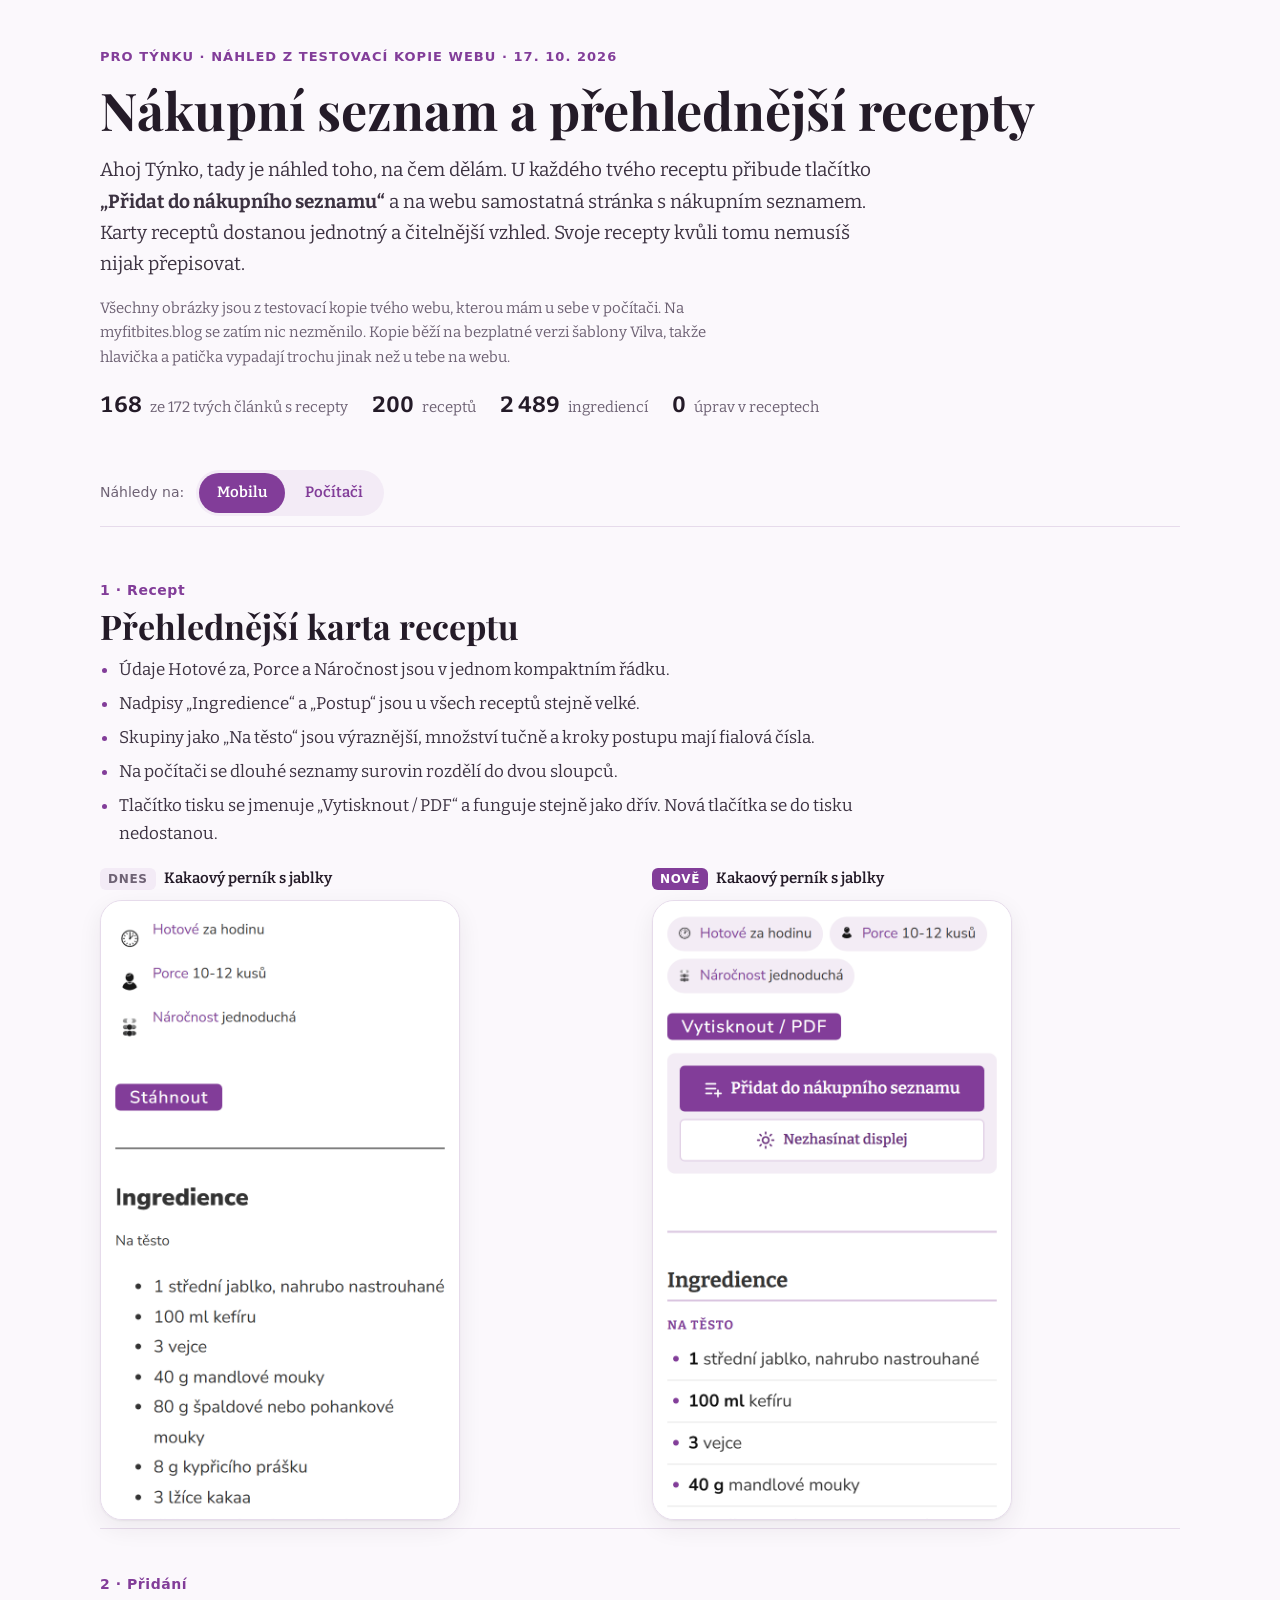
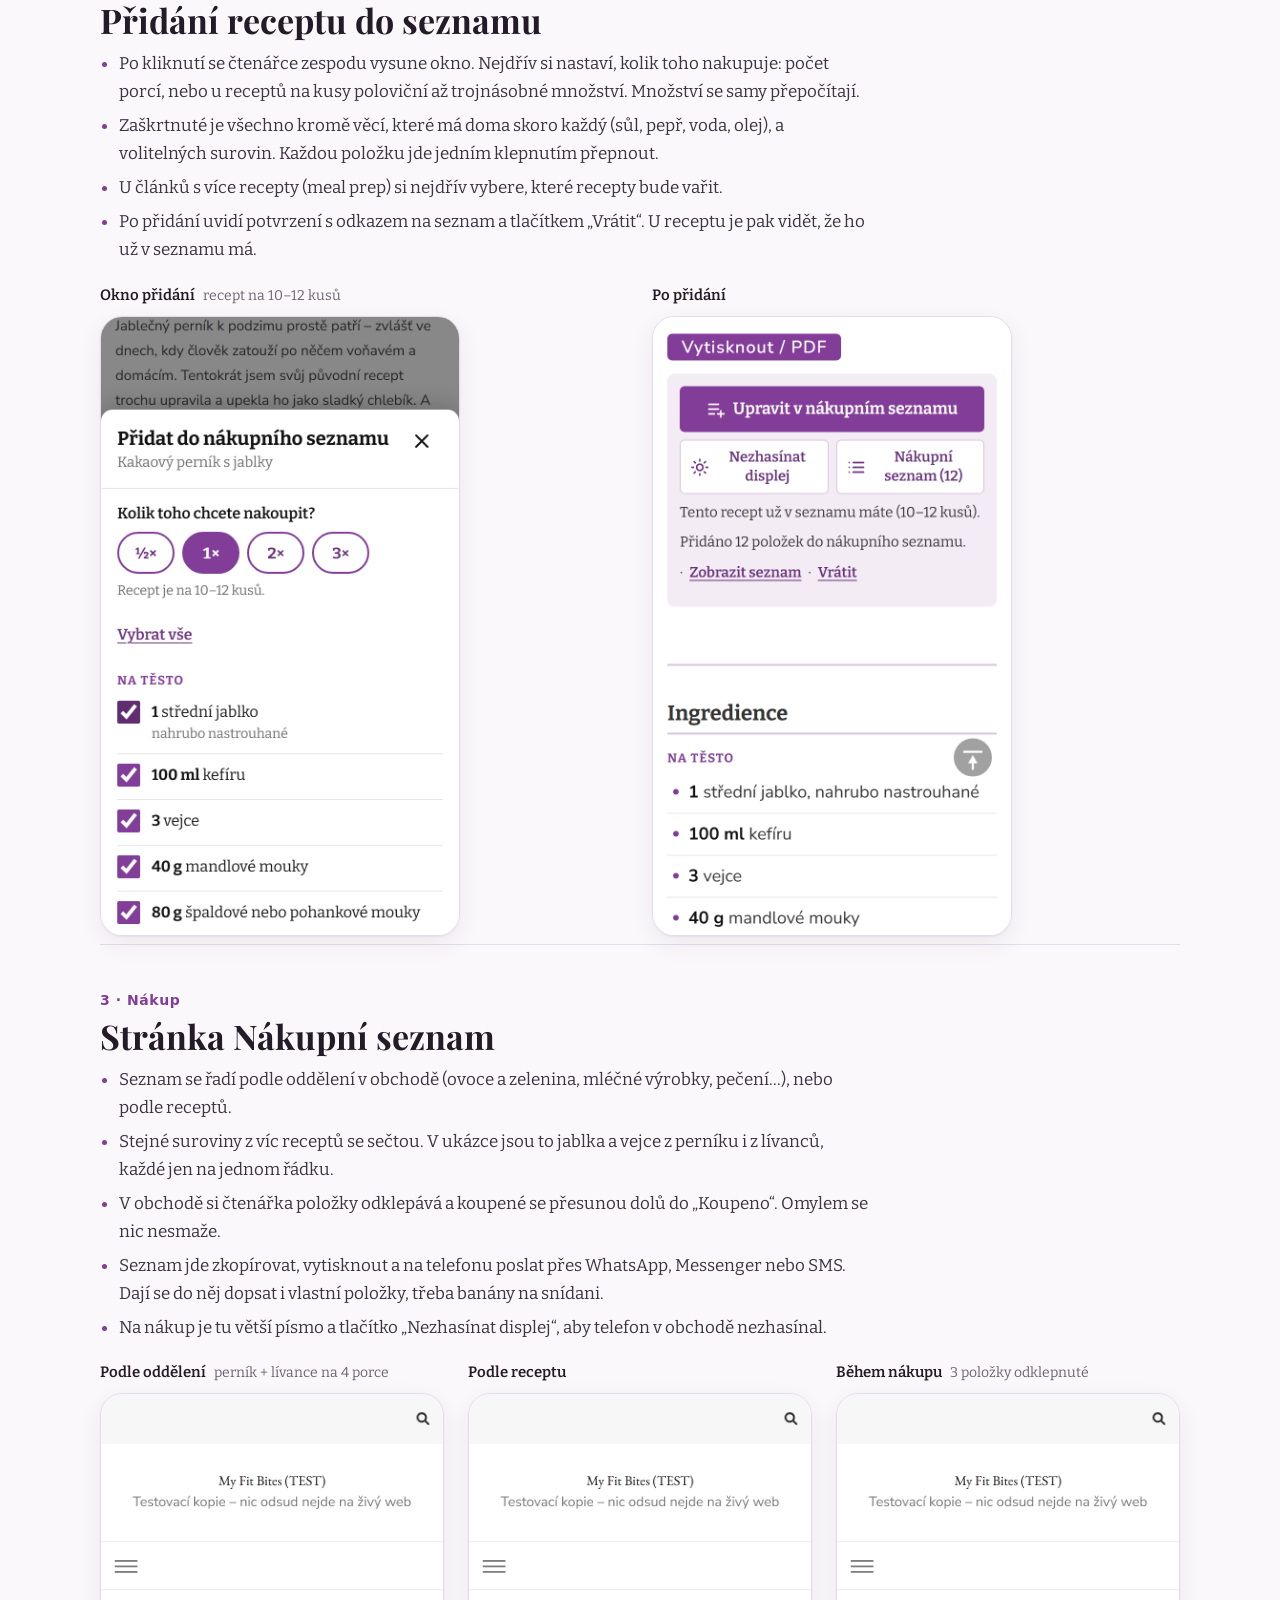
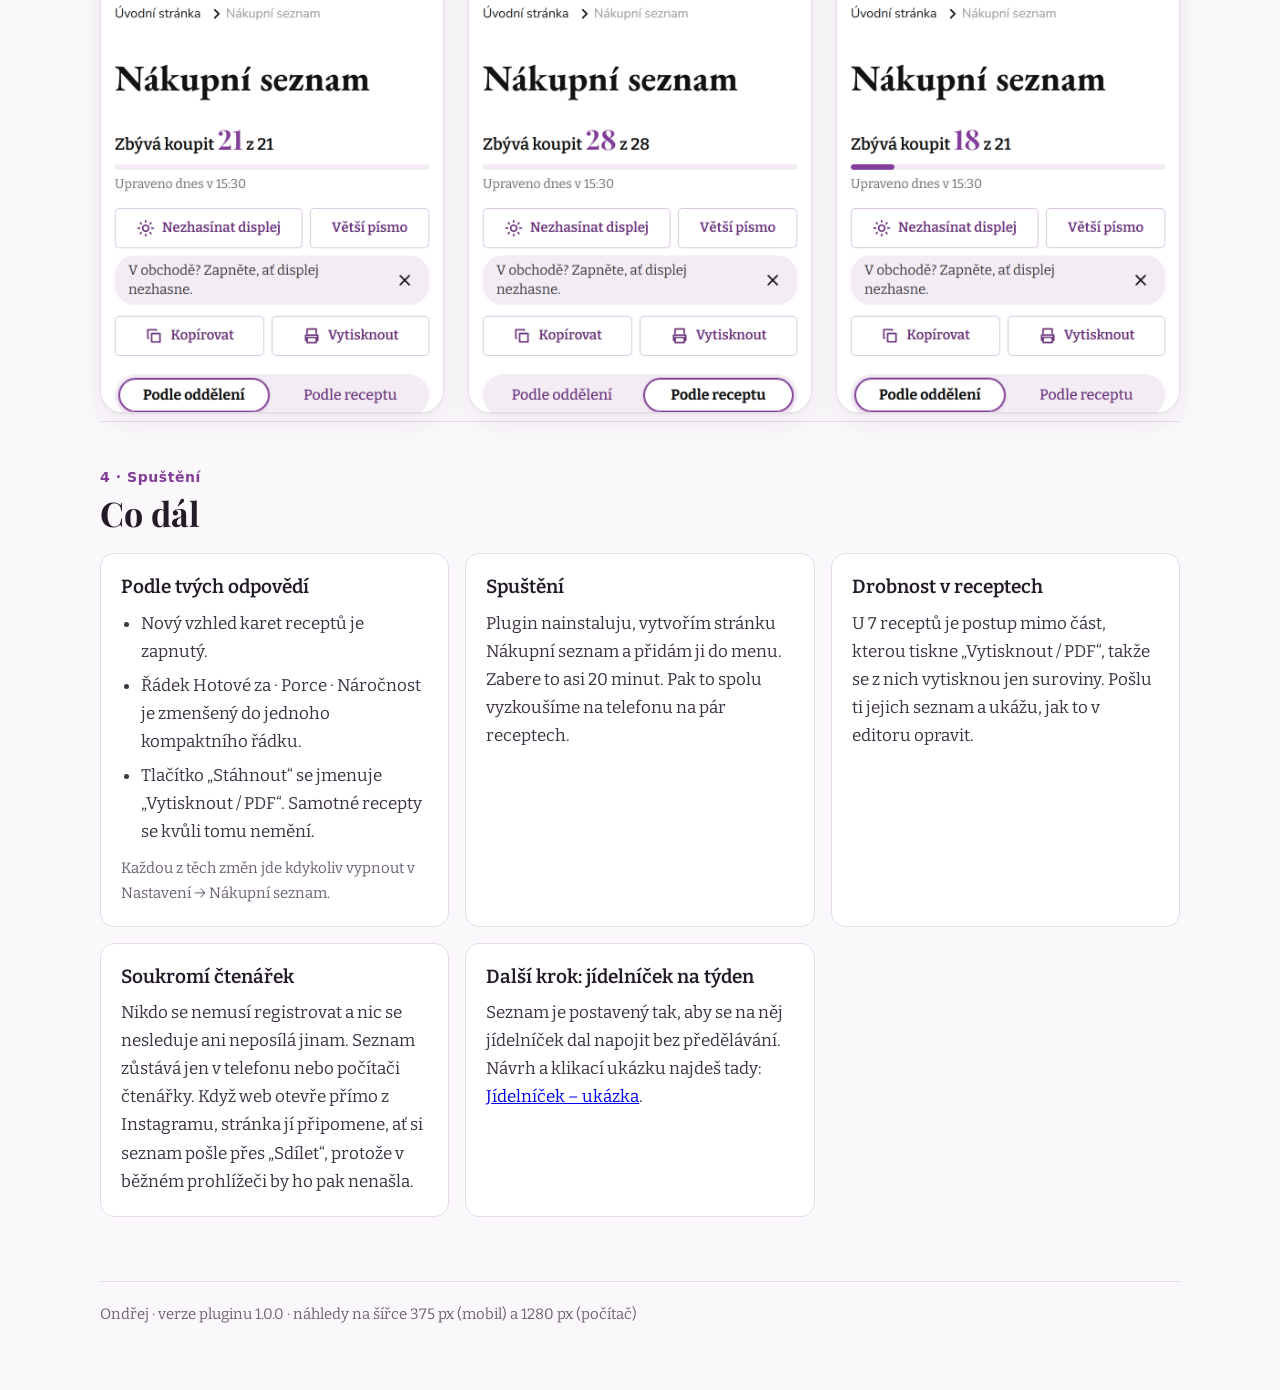
<file: index.html>
<!doctype html>
<html lang="cs">
<head>
<meta charset="utf-8">
<meta name="viewport" content="width=device-width, initial-scale=1">
<meta name="robots" content="noindex, nofollow">
<title>Nákupní seznam My Fit Bites</title>
<link rel="preconnect" href="https://fonts.googleapis.com">
<link rel="preconnect" href="https://fonts.gstatic.com" crossorigin>
<link rel="stylesheet" href="https://fonts.googleapis.com/css2?family=Bitter:wght@400;500;600;700&family=Playfair+Display:wght@600;700&display=swap">
<style>
/* Layout: one reading column; each step pairs its screenshots (before/after or flow) beside a short explanation. */
:root {
  --bg: #fbf8fc;
  --surface: #ffffff;
  --tint: #f3ebf6;
  --ink: #241b28;
  --text: #3d3342;
  --muted: #6e6274;
  --line: #e6dbeb;
  --accent: #823d99;
  --accent-ink: #ffffff;
  --shadow: 0 1px 2px rgb(36 27 40 / 6%), 0 8px 24px rgb(36 27 40 / 7%);
  --font-display: "Playfair Display", Georgia, "Times New Roman", serif;
  --font-body: Bitter, Georgia, "Times New Roman", serif;
  --font-ui: system-ui, -apple-system, "Segoe UI", Roboto, sans-serif;
}
@media (prefers-color-scheme: dark) {
  :root:not([data-theme="light"]) {
    --bg: #161118; --surface: #201922; --tint: #2a1f2e; --ink: #f4eef6; --text: #ddd3e1; --muted: #ab9db1;
    --line: #3a2e3f; --accent: #c48ad8; --accent-ink: #1b1020; --shadow: 0 1px 2px rgb(0 0 0 / 40%), 0 8px 24px rgb(0 0 0 / 35%);
    color-scheme: dark;
  }
}
:root[data-theme="dark"] {
  --bg: #161118; --surface: #201922; --tint: #2a1f2e; --ink: #f4eef6; --text: #ddd3e1; --muted: #ab9db1;
  --line: #3a2e3f; --accent: #c48ad8; --accent-ink: #1b1020; --shadow: 0 1px 2px rgb(0 0 0 / 40%), 0 8px 24px rgb(0 0 0 / 35%);
  color-scheme: dark;
}

* { box-sizing: border-box; }
body {
  background: var(--bg);
  color: var(--text);
  font: 400 17px/1.65 var(--font-body);
  padding-left: max(16px, env(safe-area-inset-left, 0px));
  padding-right: max(16px, env(safe-area-inset-right, 0px));
  padding-block: 0 64px;
}
.wrap { max-width: 1080px; margin: 0 auto; }

header.intro { padding-block: 48px 8px; display: grid; gap: 16px; }
.eyebrow { font: 600 13px/1.4 var(--font-ui); letter-spacing: .08em; text-transform: uppercase; color: var(--accent); margin: 0; }
h1, h2 { font-family: var(--font-display); color: var(--ink); text-wrap: balance; margin: 0; }
h1 { font-size: clamp(34px, 6vw, 52px); line-height: 1.08; font-weight: 700; }
h2 { font-size: clamp(26px, 4vw, 34px); line-height: 1.15; font-weight: 700; }
h3 { font: 600 19px/1.35 var(--font-body); color: var(--ink); margin: 0; }
p { margin: 0; max-width: 65ch; }
.lead { font-size: 19px; color: var(--text); }
.note { font-size: 15px; color: var(--muted); }

.facts { display: flex; flex-wrap: wrap; gap: 8px 24px; margin: 8px 0 0; padding: 0; list-style: none; }
.facts li { display: flex; align-items: baseline; gap: 8px; font-size: 15px; color: var(--muted); }
.facts b { font: 700 22px/1 var(--font-body); color: var(--ink); font-variant-numeric: tabular-nums; }

.switch {
  position: sticky; top: env(safe-area-inset-top, 0px); z-index: 5;
  display: flex; flex-wrap: wrap; align-items: center; gap: 12px;
  margin: 32px 0 8px; padding: 10px 0; background: var(--bg); border-bottom: 1px solid var(--line);
}
.switch span { font: 500 14px/1.4 var(--font-ui); color: var(--muted); }
.seg { display: inline-flex; padding: 3px; border-radius: 999px; background: var(--tint); gap: 2px; }
.seg button {
  font: 600 15px/1 var(--font-body); color: var(--accent); background: transparent;
  border: 0; border-radius: 999px; padding: 10px 18px; min-height: 40px; cursor: pointer;
}
.seg button[aria-pressed="true"] { background: var(--accent); color: var(--accent-ink); }
.seg button:focus-visible, .shot:focus-visible { outline: 3px solid var(--accent); outline-offset: 3px; }

section.step { display: grid; gap: 20px; padding-block: 48px 8px; border-top: 1px solid var(--line); }
section.step:first-of-type { border-top: 0; }
.step-head { display: grid; gap: 10px; }
.step-no { font: 600 14px/1 var(--font-ui); color: var(--accent); letter-spacing: .04em; }
ul.points { margin: 0; padding-left: 1.1em; display: grid; gap: 6px; max-width: 70ch; }
ul.points li::marker { color: var(--accent); }

.pair { display: grid; gap: 24px; grid-template-columns: repeat(auto-fit, minmax(min(100%, 300px), 1fr)); align-items: start; }
.pair.desk { grid-template-columns: 1fr; }
@media (min-width: 1000px) { .pair.desk.two { grid-template-columns: 1fr 1fr; } }
figure { margin: 0; display: grid; gap: 10px; min-width: 0; }
figcaption { font: 600 15px/1.4 var(--font-body); color: var(--ink); display: flex; gap: 8px; align-items: baseline; flex-wrap: wrap; }
figcaption small { font: 400 14px/1.4 var(--font-body); color: var(--muted); }
.tag { font: 700 12px/1 var(--font-ui); letter-spacing: .06em; text-transform: uppercase; padding: 5px 8px; border-radius: 6px; background: var(--tint); color: var(--muted); }
.tag.po { background: var(--accent); color: var(--accent-ink); }

.shot {
  background: var(--surface); border: 1px solid var(--line); border-radius: 14px; box-shadow: var(--shadow);
  overflow-y: auto; overflow-x: hidden; max-height: 620px; overscroll-behavior: contain;
}
.mob .shot { width: 100%; max-width: 360px; border-radius: 22px; }
.shot img { display: block; width: 100%; height: auto; }
.desk .shot { max-height: 560px; }

[data-view="mobil"] .only-desk, [data-view="pocitac"] .only-mob { display: none; }

.cards { display: grid; gap: 16px; grid-template-columns: repeat(auto-fit, minmax(min(100%, 280px), 1fr)); }
.card { background: var(--surface); border: 1px solid var(--line); border-radius: 14px; padding: 20px; display: grid; gap: 10px; align-content: start; }
.card ol, .card ul { margin: 0; padding-left: 1.2em; display: grid; gap: 6px; }
.card code { font: 500 14px/1.4 ui-monospace, Consolas, monospace; background: var(--tint); color: var(--ink); padding: 2px 6px; border-radius: 6px; }

footer { margin-top: 56px; padding-top: 20px; border-top: 1px solid var(--line); }
@media (prefers-reduced-motion: no-preference) { .seg button { transition: background-color .15s, color .15s; } }
</style>
<style>body{margin:0}img{max-width:100%}[hidden]{display:none!important}</style>
</head>
<body>
<div class="wrap" id="top" data-view="mobil">
  <header class="intro">
    <p class="eyebrow">Pro Týnku · náhled z testovací kopie webu · 17. 10. 2026</p>
    <h1>Nákupní seznam a přehlednější recepty</h1>
    <p class="lead">Ahoj Týnko, tady je náhled toho, na čem dělám. U každého tvého receptu přibude tlačítko <b>„Přidat do nákupního seznamu“</b> a na webu samostatná stránka s nákupním seznamem. Karty receptů dostanou jednotný a čitelnější vzhled. Svoje recepty kvůli tomu nemusíš nijak přepisovat.</p>
    <p class="note">Všechny obrázky jsou z testovací kopie tvého webu, kterou mám u sebe v počítači. Na myfitbites.blog se zatím nic nezměnilo. Kopie běží na bezplatné verzi šablony Vilva, takže hlavička a patička vypadají trochu jinak než u tebe na webu.</p>
    <ul class="facts" aria-label="Rozsah">
      <li><b>168</b> ze 172 tvých článků s recepty</li>
      <li><b>200</b> receptů</li>
      <li><b>2&nbsp;489</b> ingrediencí</li>
      <li><b>0</b> úprav v receptech</li>
    </ul>
  </header>

  <div class="switch" role="group" aria-label="Zobrazení náhledů">
    <span>Náhledy na:</span>
    <div class="seg">
      <button type="button" id="view-mobil" data-set="mobil" aria-pressed="true">Mobilu</button>
      <button type="button" id="view-pocitac" data-set="pocitac" aria-pressed="false">Počítači</button>
    </div>
  </div>

  <main>
    <section class="step" aria-labelledby="h-karta">
      <div class="step-head">
        <p class="step-no">1 · Recept</p>
        <h2 id="h-karta">Přehlednější karta receptu</h2>
        <ul class="points">
          <li>Údaje Hotové za, Porce a Náročnost jsou v jednom kompaktním řádku.</li>
          <li>Nadpisy „Ingredience“ a „Postup“ jsou u všech receptů stejně velké.</li>
          <li>Skupiny jako „Na těsto“ jsou výraznější, množství tučně a kroky postupu mají fialová čísla.</li>
          <li>Na počítači se dlouhé seznamy surovin rozdělí do dvou sloupců.</li>
          <li>Tlačítko tisku se jmenuje „Vytisknout / PDF“ a funguje stejně jako dřív. Nová tlačítka se do tisku nedostanou.</li>
        </ul>
      </div>
      <div class="pair mob only-mob">
        <figure>
          <figcaption><span class="tag">Dnes</span> Kakaový perník s jablky</figcaption>
          <div class="shot" tabindex="0" aria-label="Recept dnes, mobil (posouvatelný náhled)"><img src="img/1-recept-pred-mobil.png" alt="Dnešní karta receptu Kakaový perník s jablky na mobilu: údaje Hotové za, Porce a Náročnost pod sebou, tlačítko Stáhnout, nadpis Ingredience, skupiny Na těsto a Na zdobení jako drobný text, seznam surovin a číslovaný postup." loading="lazy" width="750" height="3804"></div>
        </figure>
        <figure>
          <figcaption><span class="tag po">Nově</span> Kakaový perník s jablky</figcaption>
          <div class="shot" tabindex="0" aria-label="Recept nově, mobil (posouvatelný náhled)"><img src="img/2-recept-po-mobil.png" alt="Nová karta receptu na mobilu: kompaktní řádek s údaji, tlačítko Vytisknout / PDF, pod ním fialové tlačítko Přidat do nákupního seznamu, tučná množství, fialové nadpisy skupin a fialová čísla kroků." loading="lazy" width="750" height="4400"></div>
        </figure>
      </div>
      <div class="pair desk only-desk">
        <figure>
          <figcaption><span class="tag">Dnes</span> Kakaový perník s jablky</figcaption>
          <div class="shot" tabindex="0" aria-label="Recept dnes, počítač (posouvatelný náhled)"><img src="img/1-recept-pred-pocitac.png" alt="Dnešní karta receptu na počítači: suroviny v jednom dlouhém sloupci." loading="lazy" width="1280" height="1342"></div>
        </figure>
        <figure>
          <figcaption><span class="tag po">Nově</span> Kakaový perník s jablky</figcaption>
          <div class="shot" tabindex="0" aria-label="Recept nově, počítač (posouvatelný náhled)"><img src="img/2-recept-po-pocitac.png" alt="Nová karta receptu na počítači: suroviny ve dvou sloupcích, tlačítka Přidat do nákupního seznamu a Nezhasínat displej." loading="lazy" width="1280" height="1426"></div>
        </figure>
      </div>
    </section>

    <section class="step" aria-labelledby="h-pridani">
      <div class="step-head">
        <p class="step-no">2 · Přidání</p>
        <h2 id="h-pridani">Přidání receptu do seznamu</h2>
        <ul class="points">
          <li>Po kliknutí se čtenářce zespodu vysune okno. Nejdřív si nastaví, kolik toho nakupuje: počet porcí, nebo u receptů na kusy poloviční až trojnásobné množství. Množství se samy přepočítají.</li>
          <li>Zaškrtnuté je všechno kromě věcí, které má doma skoro každý (sůl, pepř, voda, olej), a volitelných surovin. Každou položku jde jedním klepnutím přepnout.</li>
          <li>U článků s více recepty (meal prep) si nejdřív vybere, které recepty bude vařit.</li>
          <li>Po přidání uvidí potvrzení s odkazem na seznam a tlačítkem „Vrátit“. U receptu je pak vidět, že ho už v seznamu má.</li>
        </ul>
      </div>
      <div class="pair mob only-mob">
        <figure>
          <figcaption>Okno přidání <small>recept na 10–12 kusů</small></figcaption>
          <div class="shot" tabindex="0" aria-label="Okno přidání, mobil"><img src="img/3-okno-pridani-mobil.png" alt="Okno Přidat do nákupního seznamu: volba ½×, 1×, 2×, 3×, seznam surovin se zaškrtávacími poli a tlačítko Přidat 12 položek." loading="lazy" width="750" height="1624"></div>
        </figure>
        <figure>
          <figcaption>Po přidání</figcaption>
          <div class="shot" tabindex="0" aria-label="Recept po přidání, mobil"><img src="img/4-po-pridani-mobil.png" alt="Lišta u receptu po přidání: tlačítko Upravit v nákupním seznamu, odkaz Nákupní seznam (12), text Přidáno 12 položek a odkazy Zobrazit seznam a Vrátit." loading="lazy" width="750" height="1400"></div>
        </figure>
      </div>
      <div class="pair desk two only-desk">
        <figure>
          <figcaption>Okno přidání</figcaption>
          <div class="shot" tabindex="0" aria-label="Okno přidání, počítač"><img src="img/3-okno-pridani-pocitac.png" alt="Okno přidání na počítači uprostřed obrazovky se seznamem surovin." loading="lazy" width="1280" height="900"></div>
        </figure>
        <figure>
          <figcaption>Po přidání</figcaption>
          <div class="shot" tabindex="0" aria-label="Recept po přidání, počítač"><img src="img/4-po-pridani-pocitac.png" alt="Lišta u receptu po přidání na počítači." loading="lazy" width="1280" height="500"></div>
        </figure>
      </div>
    </section>

    <section class="step" aria-labelledby="h-seznam">
      <div class="step-head">
        <p class="step-no">3 · Nákup</p>
        <h2 id="h-seznam">Stránka Nákupní seznam</h2>
        <ul class="points">
          <li>Seznam se řadí podle oddělení v obchodě (ovoce a zelenina, mléčné výrobky, pečení…), nebo podle receptů.</li>
          <li>Stejné suroviny z víc receptů se sečtou. V ukázce jsou to jablka a vejce z perníku i z lívanců, každé jen na jednom řádku.</li>
          <li>V obchodě si čtenářka položky odklepává a koupené se přesunou dolů do „Koupeno“. Omylem se nic nesmaže.</li>
          <li>Seznam jde zkopírovat, vytisknout a na telefonu poslat přes WhatsApp, Messenger nebo SMS. Dají se do něj dopsat i vlastní položky, třeba banány na snídani.</li>
          <li>Na nákup je tu větší písmo a tlačítko „Nezhasínat displej“, aby telefon v obchodě nezhasínal.</li>
        </ul>
      </div>
      <div class="pair mob only-mob">
        <figure>
          <figcaption>Podle oddělení <small>perník + lívance na 4 porce</small></figcaption>
          <div class="shot" tabindex="0" aria-label="Seznam podle oddělení, mobil (posouvatelný náhled)"><img src="img/5-seznam-podle-oddeleni-mobil.png" alt="Nákupní seznam podle oddělení: Zbývá koupit 21 z 21, tlačítka Nezhasínat displej, Větší písmo, Kopírovat, Vytisknout, pole pro vlastní položku a suroviny po odděleních." loading="lazy" width="750" height="5716"></div>
        </figure>
        <figure>
          <figcaption>Podle receptu</figcaption>
          <div class="shot" tabindex="0" aria-label="Seznam podle receptu, mobil (posouvatelný náhled)"><img src="img/6-seznam-podle-receptu-mobil.png" alt="Nákupní seznam rozdělený podle receptů s počtem porcí u každého receptu." loading="lazy" width="750" height="6438"></div>
        </figure>
        <figure>
          <figcaption>Během nákupu <small>3 položky odklepnuté</small></figcaption>
          <div class="shot" tabindex="0" aria-label="Seznam během nákupu, mobil (posouvatelný náhled)"><img src="img/7-seznam-odskrtane-mobil.png" alt="Nákupní seznam se zbývajícími 18 položkami a sbalenou sekcí Koupeno (3) dole." loading="lazy" width="750" height="5476"></div>
        </figure>
      </div>
      <div class="pair desk only-desk">
        <figure>
          <figcaption>Podle oddělení</figcaption>
          <div class="shot" tabindex="0" aria-label="Seznam podle oddělení, počítač (posouvatelný náhled)"><img src="img/5-seznam-podle-oddeleni-pocitac.png" alt="Nákupní seznam na počítači: suroviny po odděleních vlevo, vpravo počet zbývajících položek, tlačítka a recepty v seznamu." loading="lazy" width="1280" height="2341"></div>
        </figure>
        <figure>
          <figcaption>Podle receptu</figcaption>
          <div class="shot" tabindex="0" aria-label="Seznam podle receptu, počítač (posouvatelný náhled)"><img src="img/6-seznam-podle-receptu-pocitac.png" alt="Nákupní seznam na počítači rozdělený podle receptů." loading="lazy" width="1280" height="2815"></div>
        </figure>
        <figure>
          <figcaption>Během nákupu</figcaption>
          <div class="shot" tabindex="0" aria-label="Seznam během nákupu, počítač (posouvatelný náhled)"><img src="img/7-seznam-odskrtane-pocitac.png" alt="Nákupní seznam na počítači se sekcí Koupeno (3) a tlačítkem Smazat koupené." loading="lazy" width="1280" height="2152"></div>
        </figure>
      </div>
    </section>

    <section class="step" aria-labelledby="h-dal">
      <div class="step-head">
        <p class="step-no">4 · Spuštění</p>
        <h2 id="h-dal">Co dál</h2>
      </div>
      <div class="cards">
        <div class="card">
          <h3>Podle tvých odpovědí</h3>
          <ul>
            <li>Nový vzhled karet receptů je zapnutý.</li>
            <li>Řádek Hotové za · Porce · Náročnost je zmenšený do jednoho kompaktního řádku.</li>
            <li>Tlačítko „Stáhnout“ se jmenuje „Vytisknout / PDF“. Samotné recepty se kvůli tomu nemění.</li>
          </ul>
          <p class="note">Každou z těch změn jde kdykoliv vypnout v Nastavení → Nákupní seznam.</p>
        </div>
        <div class="card">
          <h3>Spuštění</h3>
          <p>Plugin nainstaluju, vytvořím stránku Nákupní seznam a přidám ji do menu. Zabere to asi 20 minut. Pak to spolu vyzkoušíme na telefonu na pár receptech.</p>
        </div>
        <div class="card">
          <h3>Drobnost v receptech</h3>
          <p>U 7 receptů je postup mimo část, kterou tiskne „Vytisknout / PDF“, takže se z nich vytisknou jen suroviny. Pošlu ti jejich seznam a ukážu, jak to v editoru opravit.</p>
        </div>
        <div class="card">
          <h3>Soukromí čtenářek</h3>
          <p>Nikdo se nemusí registrovat a nic se nesleduje ani neposílá jinam. Seznam zůstává jen v telefonu nebo počítači čtenářky. Když web otevře přímo z Instagramu, stránka jí připomene, ať si seznam pošle přes „Sdílet“, protože v běžném prohlížeči by ho pak nenašla.</p>
        </div>
        <div class="card">
          <h3>Další krok: jídelníček na týden</h3>
          <p>Seznam je postavený tak, aby se na něj jídelníček dal napojit bez předělávání. Návrh a klikací ukázku najdeš tady: <a href="https://ondrejkamaryt.github.io/myfitbites-nahled/jidelnicek/">Jídelníček – ukázka</a>.</p>
        </div>
      </div>
    </section>
  </main>

  <footer>
    <p class="note">Ondřej · verze pluginu 1.0.0 · náhledy na šířce 375 px (mobil) a 1280 px (počítač)</p>
  </footer>
</div>

<script>
(function () {
  var root = document.getElementById('top');
  var buttons = Array.prototype.slice.call(document.querySelectorAll('.seg button'));
  function setView(v) {
    root.setAttribute('data-view', v);
    buttons.forEach(function (b) { b.setAttribute('aria-pressed', String(b.getAttribute('data-set') === v)); });
    try { localStorage.setItem('mfb-nahled-view', v); } catch (e) {}
  }
  buttons.forEach(function (b) { b.addEventListener('click', function () { setView(b.getAttribute('data-set')); }); });
  var saved = null;
  try { saved = localStorage.getItem('mfb-nahled-view'); } catch (e) {}
  if (saved === 'mobil' || saved === 'pocitac') setView(saved);
})();
</script>
</body>
</html>
</file>
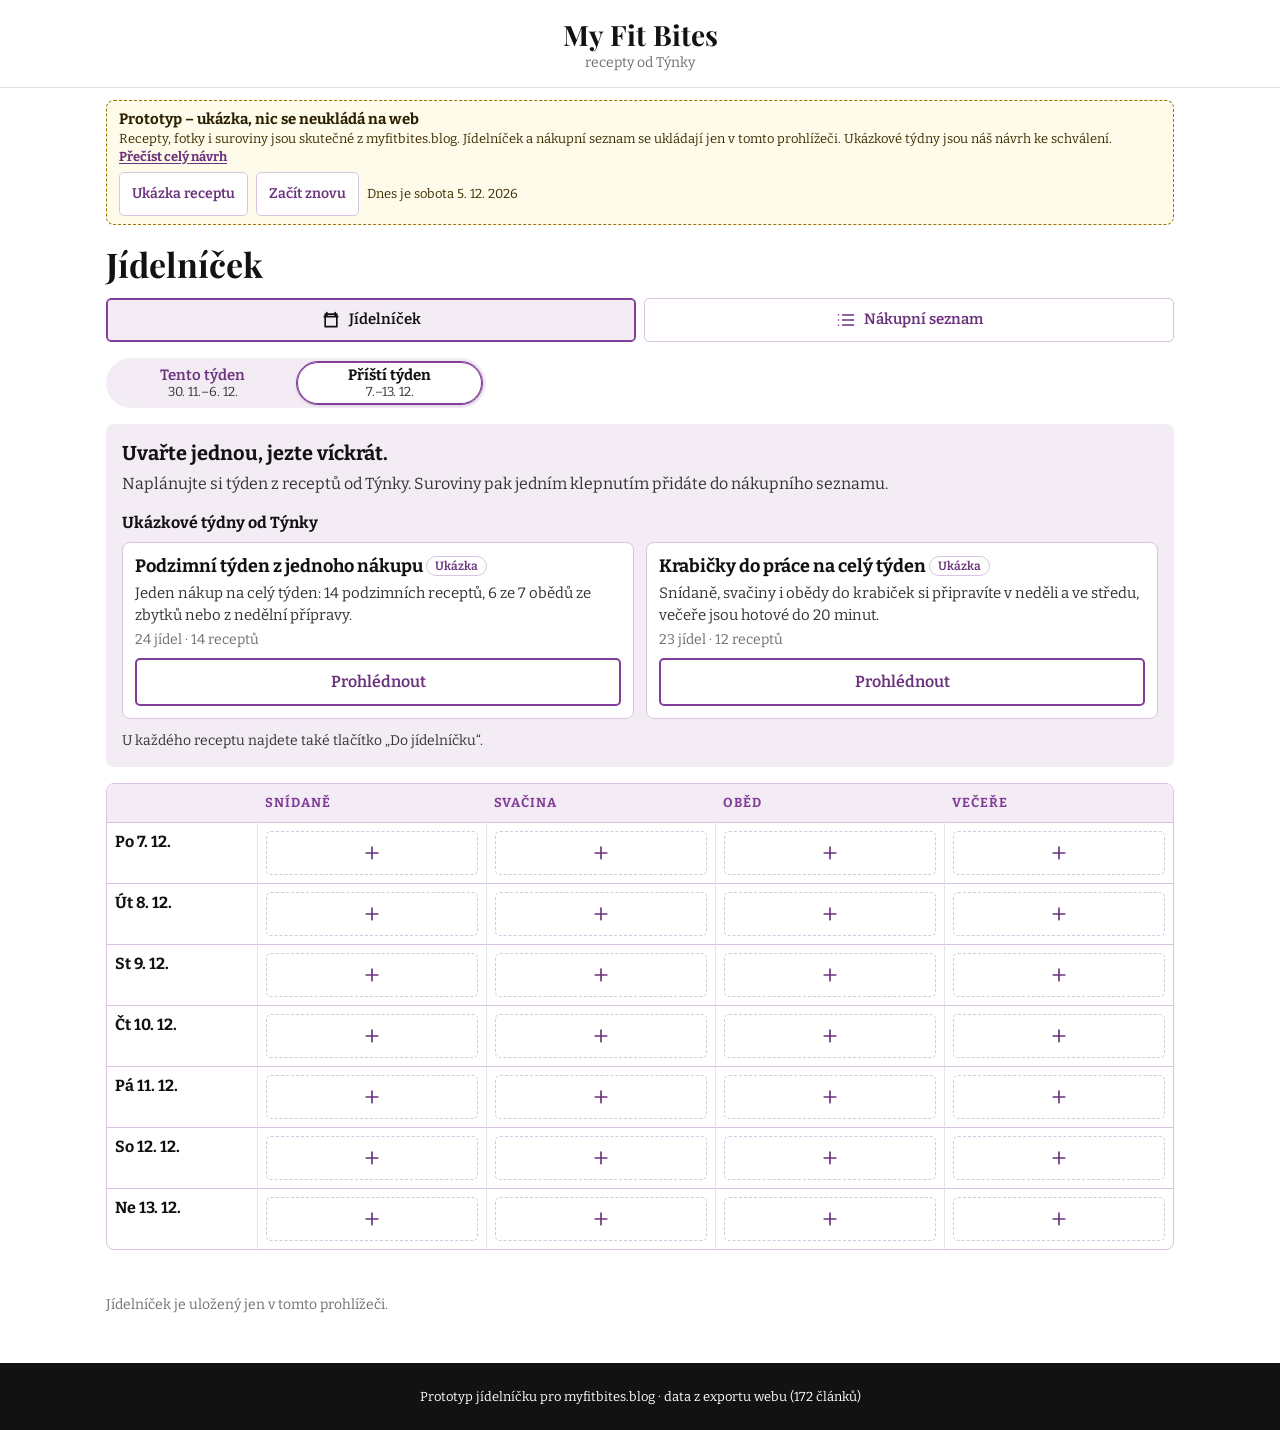
<file: jidelnicek/index.html>
<!doctype html>
<html lang="cs">
<head>
<meta charset="utf-8">
<meta name="viewport" content="width=device-width, initial-scale=1">
<meta name="robots" content="noindex, nofollow">
<meta name="referrer" content="strict-origin-when-cross-origin">
<title>Jídelníček – prototyp · My Fit Bites</title>
<link rel="preconnect" href="https://fonts.googleapis.com">
<link rel="preconnect" href="https://fonts.gstatic.com" crossorigin>
<link rel="stylesheet" href="https://fonts.googleapis.com/css2?family=Bitter:wght@400;500;600;700&amp;family=Playfair+Display:wght@700&amp;display=swap">
<link rel="stylesheet" href="mfb.css">
<link rel="stylesheet" href="app.css">
</head>
<body>
<header class="site-head">
  <div class="site-logo">My Fit Bites</div>
  <div class="site-tag">recepty od Týnky</div>
</header>
<div class="proto mfb-ui" role="note" aria-label="Prototyp">
  <div class="proto__box">
    <div class="proto__t">Prototyp – ukázka, nic se neukládá na web</div>
    <div>Recepty, fotky i suroviny jsou skutečné z myfitbites.blog. Jídelníček a nákupní seznam se ukládají jen v tomto prohlížeči. Ukázkové týdny jsou náš návrh ke schválení. <a class="proto__link" href="navrh.html">Přečíst celý návrh</a></div>
    <div class="proto__tools" id="proto-tools"></div>
  </div>
</div>
<main class="site-main" id="main">
  <div id="app" class="mfb-ui" lang="cs">
    <noscript><div class="mfb-note">Jídelníček potřebuje zapnutý JavaScript.</div></noscript>
  </div>
</main>
<footer class="site-foot">Prototyp jídelníčku pro myfitbites.blog · data z exportu webu (172 článků)</footer>
<script src="data.js"></script>
<script src="lib.js"></script>
<script src="app.js"></script>
</body>
</html>
</file>
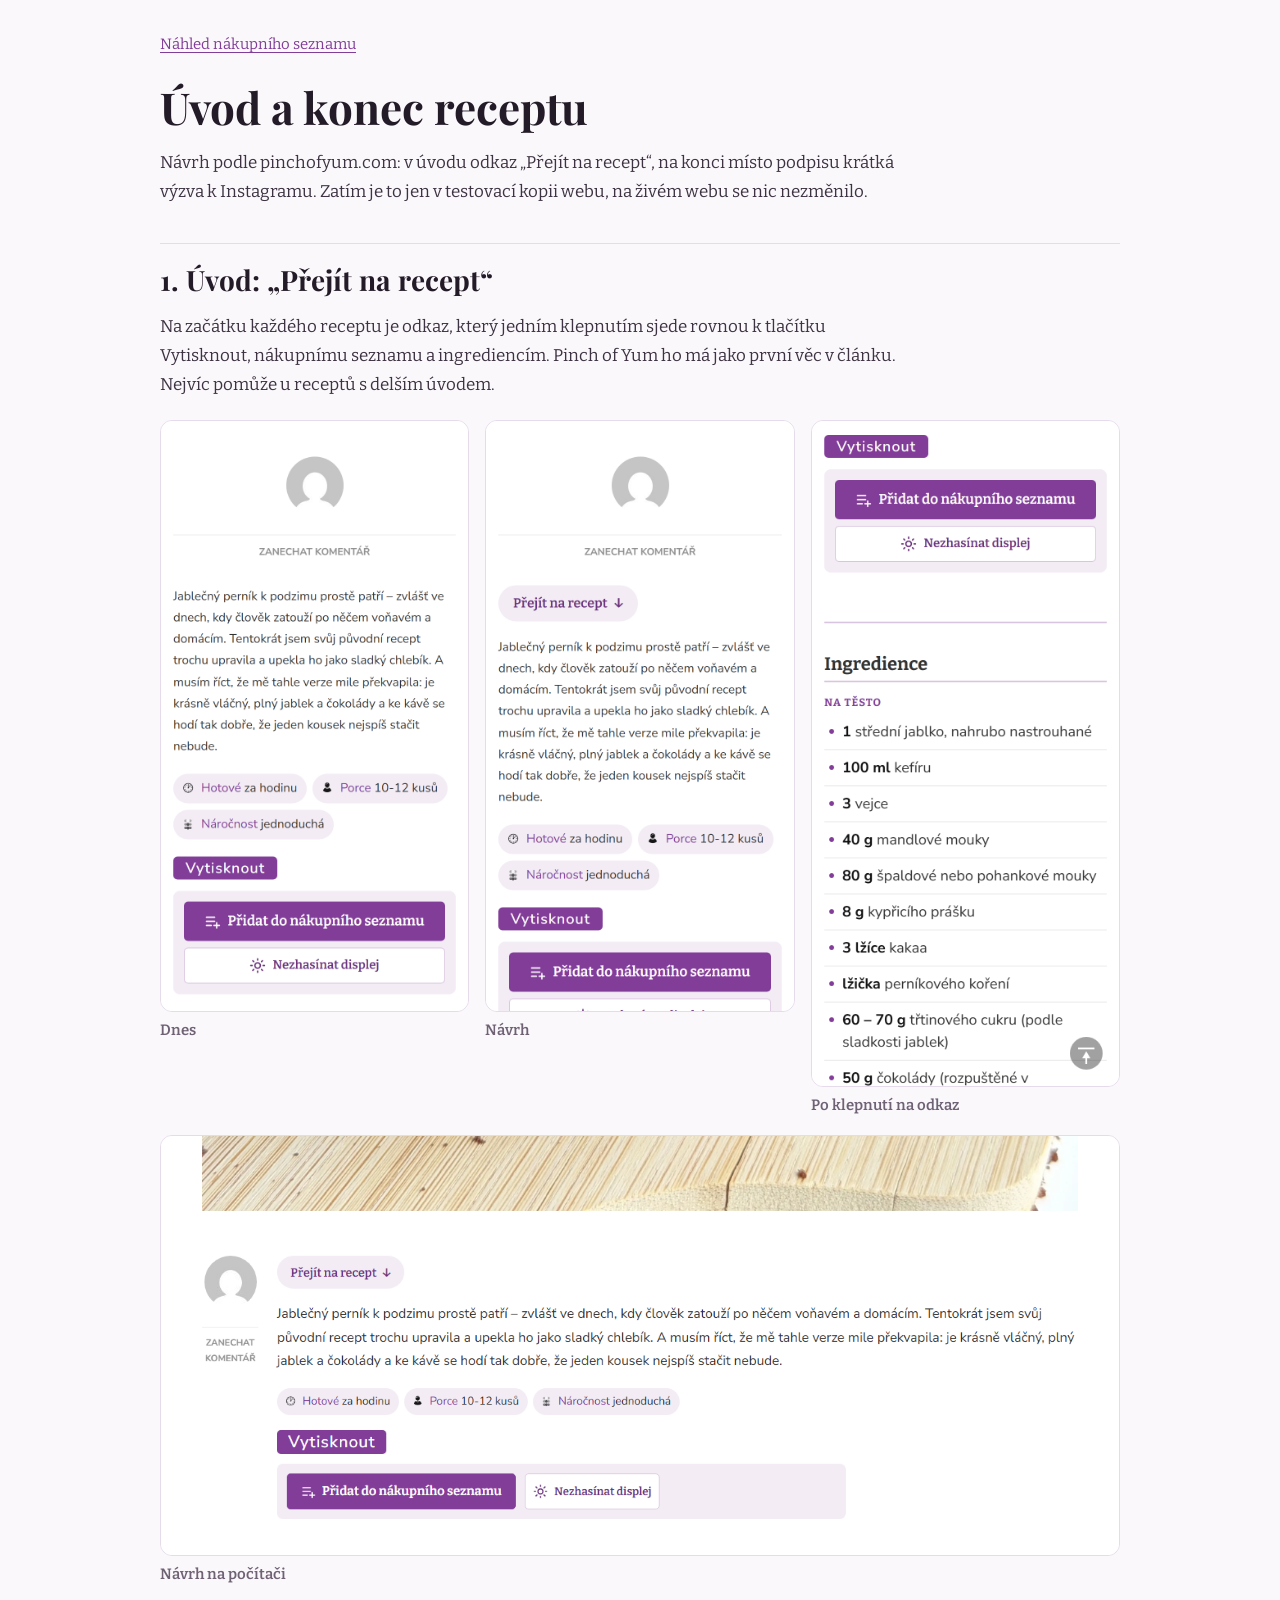
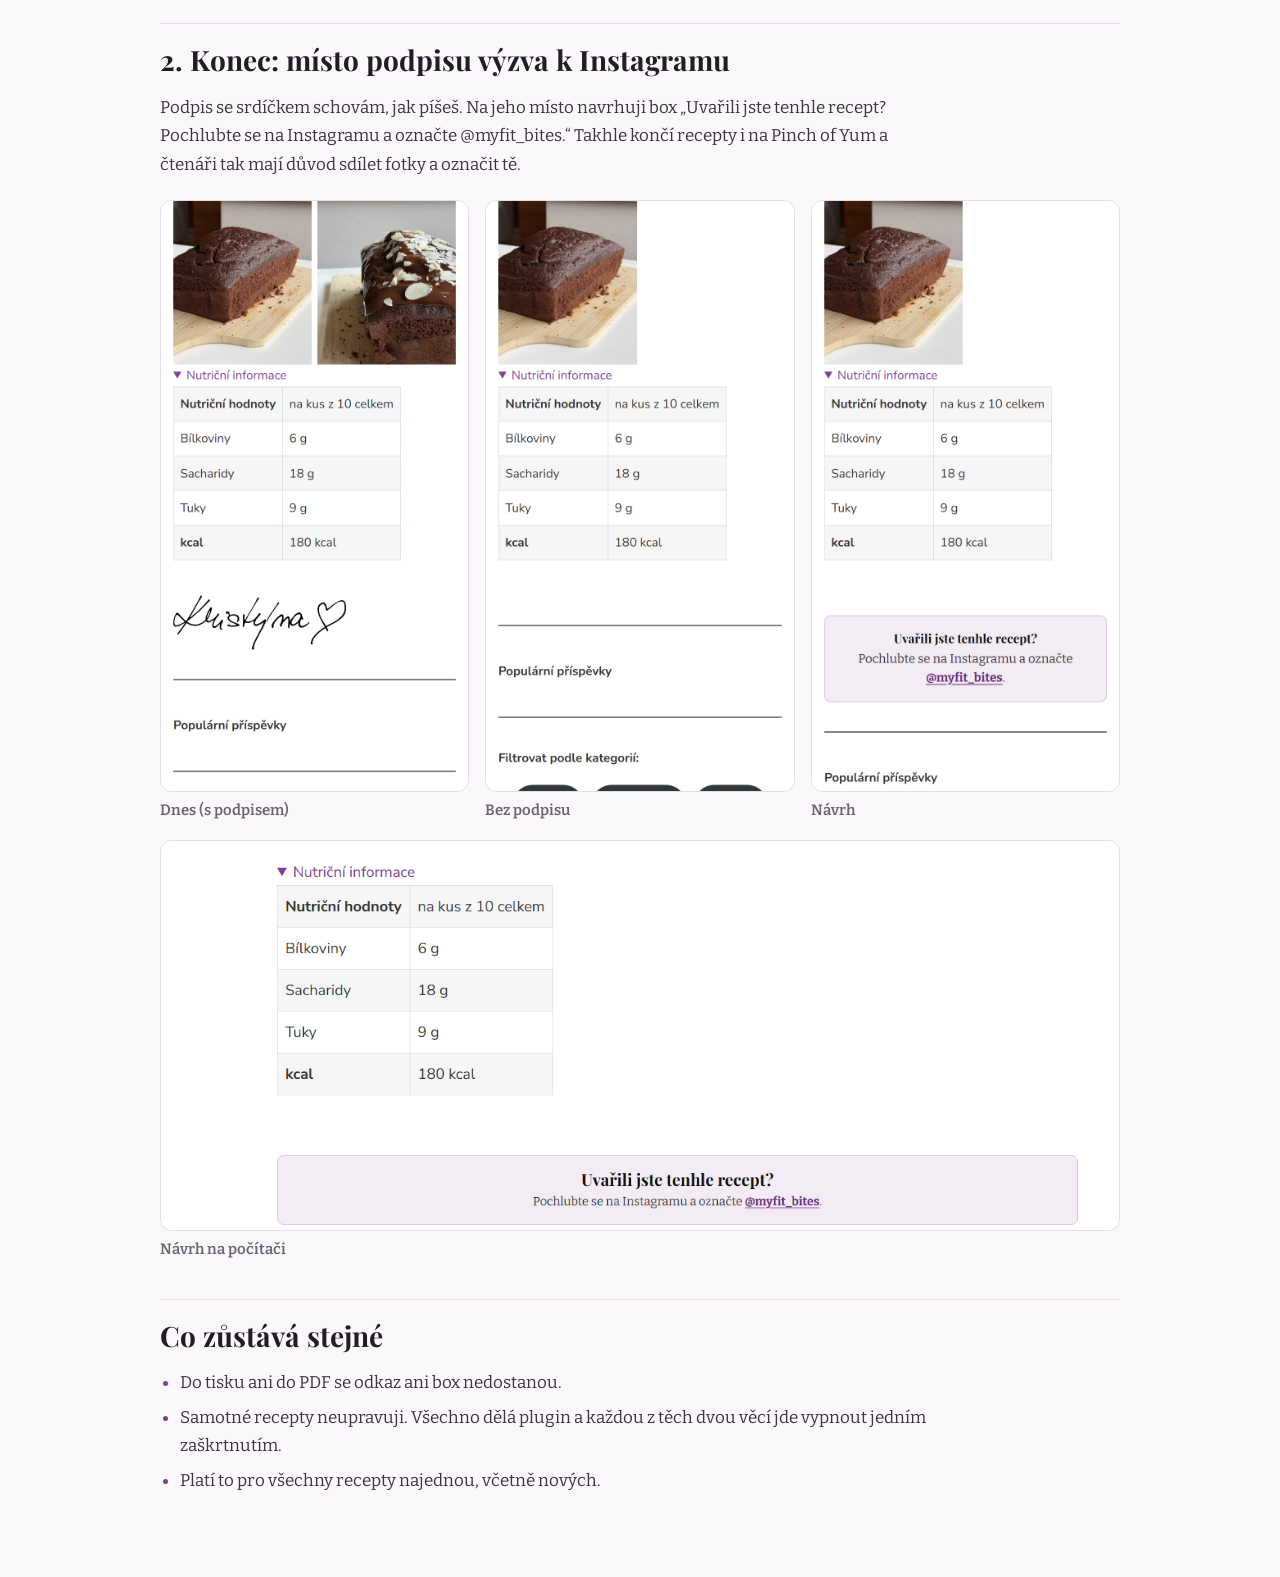
<file: recept/index.html>
<!doctype html>
<html lang="cs">
<head>
<meta charset="utf-8">
<meta name="viewport" content="width=device-width, initial-scale=1">
<meta name="robots" content="noindex, nofollow">
<title>Úvod a konec receptu – návrh</title>
<link rel="preconnect" href="https://fonts.googleapis.com">
<link rel="preconnect" href="https://fonts.gstatic.com" crossorigin>
<link rel="stylesheet" href="https://fonts.googleapis.com/css2?family=Bitter:wght@400;600;700&amp;family=Playfair+Display:wght@700&amp;display=swap">
<style>
:root { --bg:#fbf8fc; --surface:#fff; --ink:#241b28; --text:#3d3342; --muted:#6e6274; --line:#e6dbeb; --accent:#823d99; --tint:#f3ebf6;
  --display:"Playfair Display", Georgia, serif; --body:Bitter, Georgia, serif; }
@media (prefers-color-scheme: dark) { :root { --bg:#161118; --surface:#201922; --ink:#f4eef6; --text:#ddd3e1; --muted:#ab9db1; --line:#3a2e3f; --accent:#c48ad8; --tint:#2a1f2e; color-scheme:dark; } }
* { box-sizing:border-box; }
body { margin:0; background:var(--bg); color:var(--text); font:400 17px/1.7 var(--body);
  padding-left:max(16px, env(safe-area-inset-left, 0px)); padding-right:max(16px, env(safe-area-inset-right, 0px)); padding-block:32px 64px; }
main { max-width:720px; margin:0 auto; }
nav { display:flex; flex-wrap:wrap; gap:8px 16px; margin-bottom:24px; font-size:15px; }
a { color:var(--accent); text-underline-offset:3px; }
a:focus-visible { outline:3px solid var(--accent); outline-offset:3px; }
h1, h2 { font-family:var(--display); color:var(--ink); line-height:1.15; text-wrap:balance; }
h1 { font-size:clamp(30px, 6vw, 44px); margin:0 0 8px; }
h2 { font-size:clamp(22px, 4vw, 28px); margin:36px 0 8px; padding-top:20px; border-top:1px solid var(--line); }
p, li { max-width:68ch; }
ul, ol { padding-left:1.2em; display:grid; gap:6px; }
li::marker { color:var(--accent); }
code { font:500 15px/1.4 ui-monospace, Consolas, monospace; background:var(--tint); color:var(--ink); padding:2px 6px; border-radius:6px; }
strong { color:var(--ink); }
main { max-width:960px; }
.shots { display:grid; grid-template-columns:repeat(auto-fit, minmax(220px, 1fr)); gap:16px; margin:20px 0 16px; align-items:start; }
figure { margin:0; }
figure.wide { margin:0 0 8px; }
figure img { display:block; width:100%; height:auto; border:1px solid var(--line); border-radius:12px; background:#fff; }
figcaption { margin-top:6px; font-size:15px; font-weight:600; color:var(--muted); }
</style>
</head>
<body>
<main>
<nav aria-label="Odkazy"><a href="../">Náhled nákupního seznamu</a></nav>
<h1>Úvod a konec receptu</h1>
<p>Návrh podle pinchofyum.com: v úvodu odkaz „Přejít na recept“, na konci místo podpisu krátká výzva k Instagramu. Zatím je to jen v testovací kopii webu, na živém webu se nic nezměnilo.</p>

<h2>1. Úvod: „Přejít na recept“</h2>
<p>Na začátku každého receptu je odkaz, který jedním klepnutím sjede rovnou k tlačítku Vytisknout, nákupnímu seznamu a ingrediencím. Pinch of Yum ho má jako první věc v článku. Nejvíc pomůže u receptů s delším úvodem.</p>
<div class="shots">
  <figure><img src="img/b-zacatek-1.0.1-mobil.png" alt="Začátek receptu dnes, bez odkazu" width="750" height="1440" loading="lazy"><figcaption>Dnes</figcaption></figure>
  <figure><img src="img/d-zacatek-navrh-mobil.png" alt="Začátek receptu s odkazem Přejít na recept" width="750" height="1440" loading="lazy"><figcaption>Návrh</figcaption></figure>
  <figure><img src="img/f-po-kliknuti-navrh-mobil.png" alt="Po klepnutí: tlačítko Vytisknout, nákupní seznam a ingredience" width="750" height="1624" loading="lazy"><figcaption>Po klepnutí na odkaz</figcaption></figure>
</div>
<figure class="wide"><img src="img/d-zacatek-navrh-pocitac.png" alt="Začátek receptu s odkazem na počítači" width="1280" height="560" loading="lazy"><figcaption>Návrh na počítači</figcaption></figure>

<h2>2. Konec: místo podpisu výzva k Instagramu</h2>
<p>Podpis se srdíčkem schovám, jak píšeš. Na jeho místo navrhuji box „Uvařili jste tenhle recept? Pochlubte se na Instagramu a označte @myfit_bites.“ Takhle končí recepty i na Pinch of Yum a čtenáři tak mají důvod sdílet fotky a označit tě.</p>
<div class="shots">
  <figure><img src="img/a-konec-karty-dnes-mobil.png" alt="Konec receptu dnes, s podpisem se srdíčkem" width="750" height="1440" loading="lazy"><figcaption>Dnes (s podpisem)</figcaption></figure>
  <figure><img src="img/c-konec-karty-1.0.1-mobil.png" alt="Konec receptu bez podpisu" width="750" height="1440" loading="lazy"><figcaption>Bez podpisu</figcaption></figure>
  <figure><img src="img/e-konec-karty-navrh-mobil.png" alt="Konec receptu s výzvou k Instagramu" width="750" height="1440" loading="lazy"><figcaption>Návrh</figcaption></figure>
</div>
<figure class="wide"><img src="img/e-konec-karty-navrh-pocitac.png" alt="Výzva k Instagramu na počítači" width="1280" height="520" loading="lazy"><figcaption>Návrh na počítači</figcaption></figure>

<h2>Co zůstává stejné</h2>
<ul>
  <li>Do tisku ani do PDF se odkaz ani box nedostanou.</li>
  <li>Samotné recepty neupravuji. Všechno dělá plugin a každou z těch dvou věcí jde vypnout jedním zaškrtnutím.</li>
  <li>Platí to pro všechny recepty najednou, včetně nových.</li>
</ul>

</main>
</body>
</html>
</file>
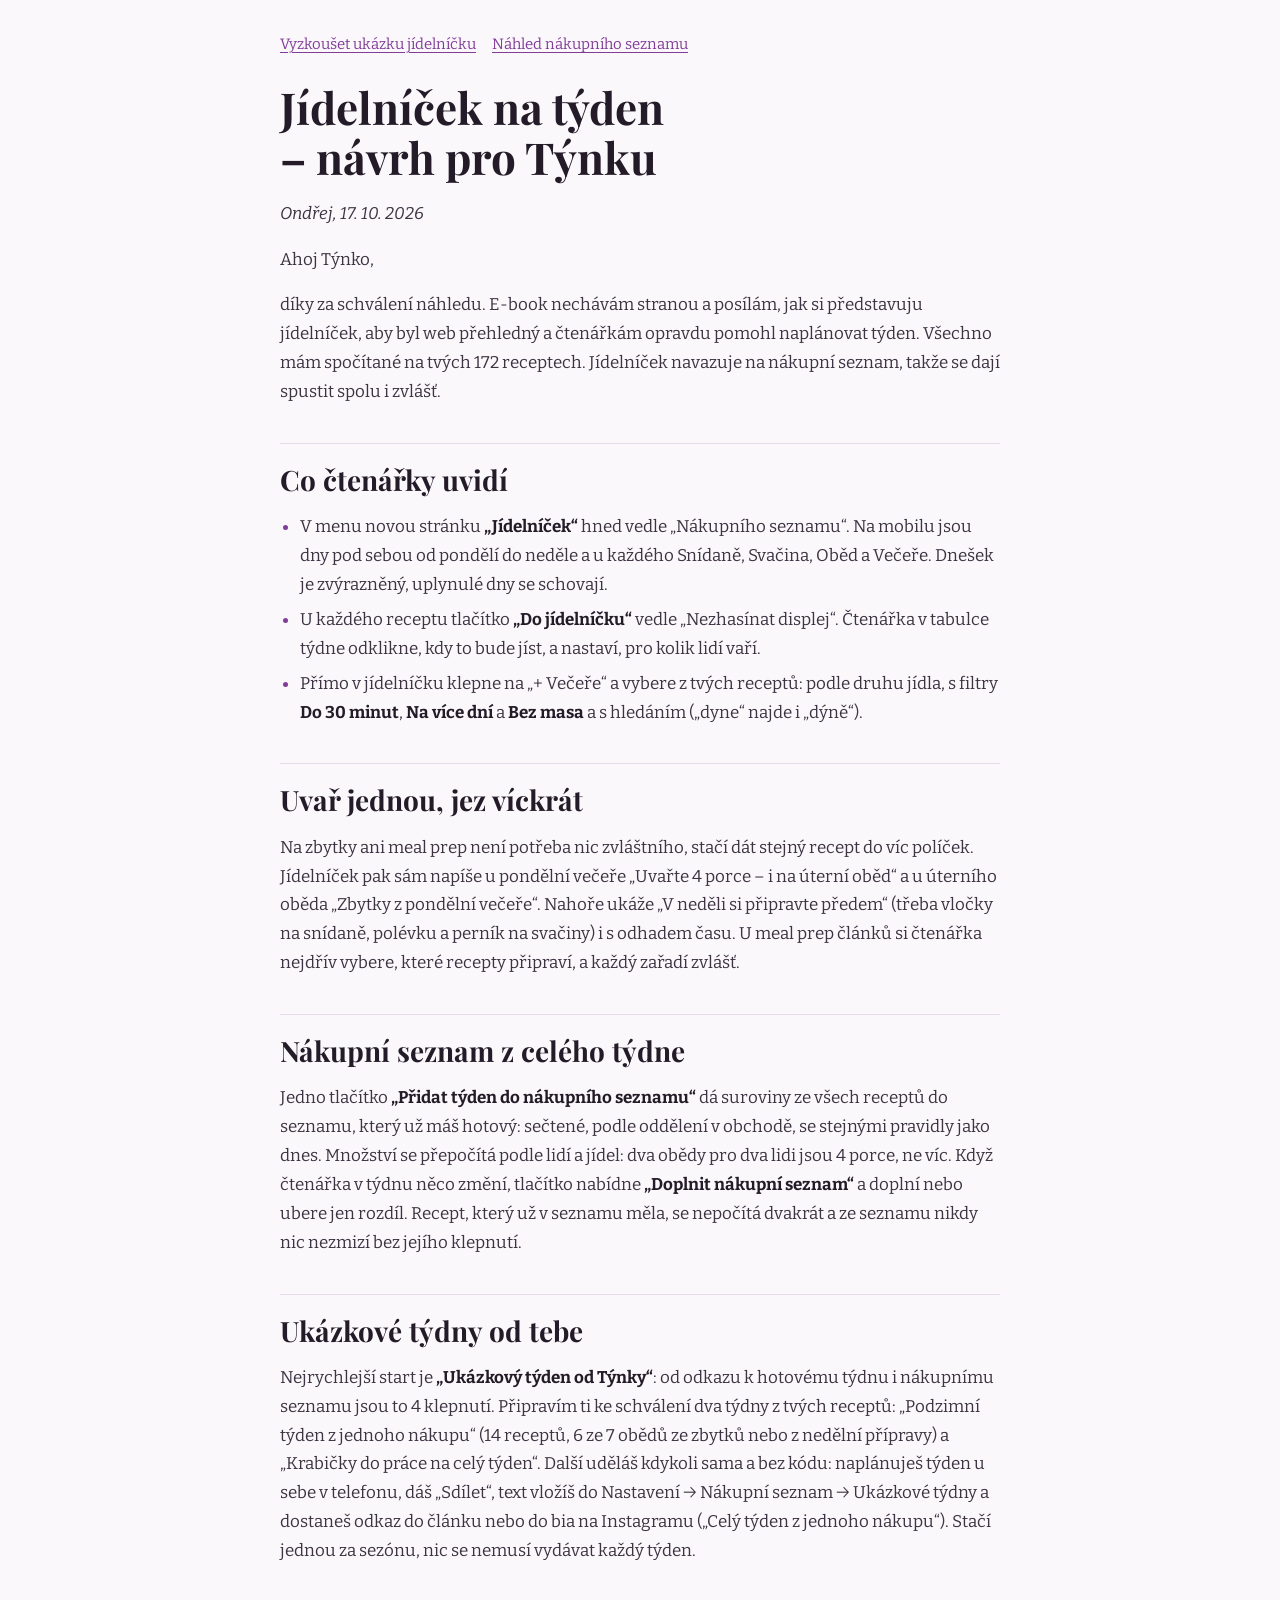
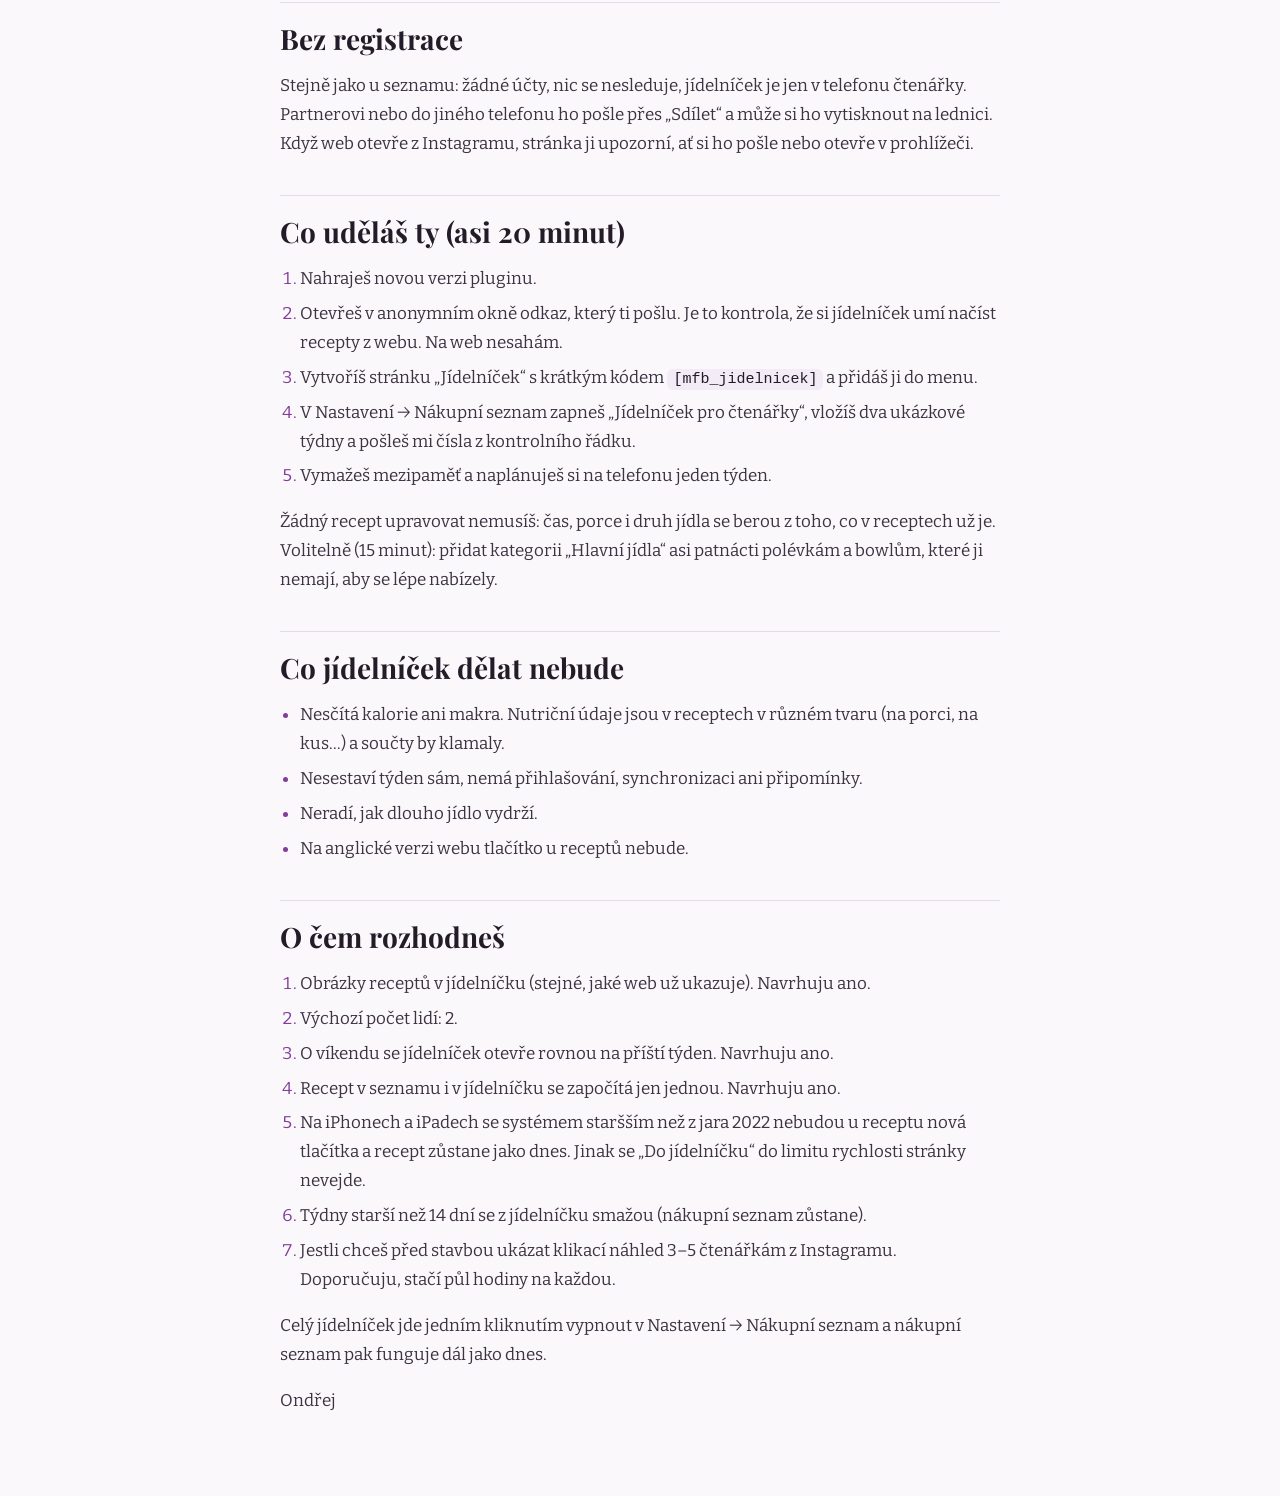
<file: jidelnicek/navrh.html>
<!doctype html>
<html lang="cs">
<head>
<meta charset="utf-8">
<meta name="viewport" content="width=device-width, initial-scale=1">
<meta name="robots" content="noindex, nofollow">
<title>Jídelníček na týden – návrh</title>
<link rel="preconnect" href="https://fonts.googleapis.com">
<link rel="preconnect" href="https://fonts.gstatic.com" crossorigin>
<link rel="stylesheet" href="https://fonts.googleapis.com/css2?family=Bitter:wght@400;600;700&amp;family=Playfair+Display:wght@700&amp;display=swap">
<style>
:root { --bg:#fbf8fc; --surface:#fff; --ink:#241b28; --text:#3d3342; --muted:#6e6274; --line:#e6dbeb; --accent:#823d99; --tint:#f3ebf6;
  --display:"Playfair Display", Georgia, serif; --body:Bitter, Georgia, serif; }
@media (prefers-color-scheme: dark) { :root { --bg:#161118; --surface:#201922; --ink:#f4eef6; --text:#ddd3e1; --muted:#ab9db1; --line:#3a2e3f; --accent:#c48ad8; --tint:#2a1f2e; color-scheme:dark; } }
* { box-sizing:border-box; }
body { margin:0; background:var(--bg); color:var(--text); font:400 17px/1.7 var(--body);
  padding-left:max(16px, env(safe-area-inset-left, 0px)); padding-right:max(16px, env(safe-area-inset-right, 0px)); padding-block:32px 64px; }
main { max-width:720px; margin:0 auto; }
nav { display:flex; flex-wrap:wrap; gap:8px 16px; margin-bottom:24px; font-size:15px; }
a { color:var(--accent); text-underline-offset:3px; }
a:focus-visible { outline:3px solid var(--accent); outline-offset:3px; }
h1, h2 { font-family:var(--display); color:var(--ink); line-height:1.15; text-wrap:balance; }
h1 { font-size:clamp(30px, 6vw, 44px); margin:0 0 8px; }
h2 { font-size:clamp(22px, 4vw, 28px); margin:36px 0 8px; padding-top:20px; border-top:1px solid var(--line); }
p, li { max-width:68ch; }
ul, ol { padding-left:1.2em; display:grid; gap:6px; }
li::marker { color:var(--accent); }
code { font:500 15px/1.4 ui-monospace, Consolas, monospace; background:var(--tint); color:var(--ink); padding:2px 6px; border-radius:6px; }
strong { color:var(--ink); }
</style>
</head>
<body>
<main>
<nav aria-label="Odkazy"><a href="./">Vyzkoušet ukázku jídelníčku</a><a href="../">Náhled nákupního seznamu</a></nav>
<h1>Jídelníček na týden – návrh pro Týnku</h1>
<p><em>Ondřej, 17. 10. 2026</em></p>
<p>Ahoj Týnko,</p>
<p>díky za schválení náhledu. E-book nechávám stranou a posílám, jak si představuju jídelníček, aby byl web přehledný a čtenářkám opravdu pomohl naplánovat týden. Všechno mám spočítané na tvých 172 receptech. Jídelníček navazuje na nákupní seznam, takže se dají spustit spolu i zvlášť.</p>
<h2>Co čtenářky uvidí</h2>
<ul><li>V menu novou stránku <strong>„Jídelníček“</strong> hned vedle „Nákupního seznamu“. Na mobilu jsou dny pod sebou od pondělí do neděle a u každého Snídaně, Svačina, Oběd a Večeře. Dnešek je zvýrazněný, uplynulé dny se schovají.</li><li>U každého receptu tlačítko <strong>„Do jídelníčku“</strong> vedle „Nezhasínat displej“. Čtenářka v tabulce týdne odklikne, kdy to bude jíst, a nastaví, pro kolik lidí vaří.</li><li>Přímo v jídelníčku klepne na „+ Večeře“ a vybere z tvých receptů: podle druhu jídla, s filtry <strong>Do 30 minut</strong>, <strong>Na více dní</strong> a <strong>Bez masa</strong> a s hledáním („dyne“ najde i „dýně“).</li></ul>
<h2>Uvař jednou, jez víckrát</h2>
<p>Na zbytky ani meal prep není potřeba nic zvláštního, stačí dát stejný recept do víc políček. Jídelníček pak sám napíše u pondělní večeře „Uvařte 4 porce – i na úterní oběd“ a u úterního oběda „Zbytky z pondělní večeře“. Nahoře ukáže „V neděli si připravte předem“ (třeba vločky na snídaně, polévku a perník na svačiny) i s odhadem času. U meal prep článků si čtenářka nejdřív vybere, které recepty připraví, a každý zařadí zvlášť.</p>
<h2>Nákupní seznam z celého týdne</h2>
<p>Jedno tlačítko <strong>„Přidat týden do nákupního seznamu“</strong> dá suroviny ze všech receptů do seznamu, který už máš hotový: sečtené, podle oddělení v obchodě, se stejnými pravidly jako dnes. Množství se přepočítá podle lidí a jídel: dva obědy pro dva lidi jsou 4 porce, ne víc. Když čtenářka v týdnu něco změní, tlačítko nabídne <strong>„Doplnit nákupní seznam“</strong> a doplní nebo ubere jen rozdíl. Recept, který už v seznamu měla, se nepočítá dvakrát a ze seznamu nikdy nic nezmizí bez jejího klepnutí.</p>
<h2>Ukázkové týdny od tebe</h2>
<p>Nejrychlejší start je <strong>„Ukázkový týden od Týnky“</strong>: od odkazu k hotovému týdnu i nákupnímu seznamu jsou to 4 klepnutí. Připravím ti ke schválení dva týdny z tvých receptů: „Podzimní týden z jednoho nákupu“ (14 receptů, 6 ze 7 obědů ze zbytků nebo z nedělní přípravy) a „Krabičky do práce na celý týden“. Další uděláš kdykoli sama a bez kódu: naplánuješ týden u sebe v telefonu, dáš „Sdílet“, text vložíš do Nastavení → Nákupní seznam → Ukázkové týdny a dostaneš odkaz do článku nebo do bia na Instagramu („Celý týden z jednoho nákupu“). Stačí jednou za sezónu, nic se nemusí vydávat každý týden.</p>
<h2>Bez registrace</h2>
<p>Stejně jako u seznamu: žádné účty, nic se nesleduje, jídelníček je jen v telefonu čtenářky. Partnerovi nebo do jiného telefonu ho pošle přes „Sdílet“ a může si ho vytisknout na lednici. Když web otevře z Instagramu, stránka ji upozorní, ať si ho pošle nebo otevře v prohlížeči.</p>
<h2>Co uděláš ty (asi 20 minut)</h2>
<ol><li>Nahraješ novou verzi pluginu.</li><li>Otevřeš v anonymním okně odkaz, který ti pošlu. Je to kontrola, že si jídelníček umí načíst recepty z webu. Na web nesahám.</li><li>Vytvoříš stránku „Jídelníček“ s krátkým kódem <code>[mfb_jidelnicek]</code> a přidáš ji do menu.</li><li>V Nastavení → Nákupní seznam zapneš „Jídelníček pro čtenářky“, vložíš dva ukázkové týdny a pošleš mi čísla z kontrolního řádku.</li><li>Vymažeš mezipaměť a naplánuješ si na telefonu jeden týden.</li></ol>
<p>Žádný recept upravovat nemusíš: čas, porce i druh jídla se berou z toho, co v receptech už je. Volitelně (15 minut): přidat kategorii „Hlavní jídla“ asi patnácti polévkám a bowlům, které ji nemají, aby se lépe nabízely.</p>
<h2>Co jídelníček dělat nebude</h2>
<ul><li>Nesčítá kalorie ani makra. Nutriční údaje jsou v receptech v různém tvaru (na porci, na kus…) a součty by klamaly.</li><li>Nesestaví týden sám, nemá přihlašování, synchronizaci ani připomínky.</li><li>Neradí, jak dlouho jídlo vydrží.</li><li>Na anglické verzi webu tlačítko u receptů nebude.</li></ul>
<h2>O čem rozhodneš</h2>
<ol><li>Obrázky receptů v jídelníčku (stejné, jaké web už ukazuje). Navrhuju ano.</li><li>Výchozí počet lidí: 2.</li><li>O víkendu se jídelníček otevře rovnou na příští týden. Navrhuju ano.</li><li>Recept v seznamu i v jídelníčku se započítá jen jednou. Navrhuju ano.</li><li>Na iPhonech a iPadech se systémem staršším než z jara 2022 nebudou u receptu nová tlačítka a recept zůstane jako dnes. Jinak se „Do jídelníčku“ do limitu rychlosti stránky nevejde.</li><li>Týdny starší než 14 dní se z jídelníčku smažou (nákupní seznam zůstane).</li><li>Jestli chceš před stavbou ukázat klikací náhled 3–5 čtenářkám z Instagramu. Doporučuju, stačí půl hodiny na každou.</li></ol>
<p>Celý jídelníček jde jedním kliknutím vypnout v Nastavení → Nákupní seznam a nákupní seznam pak funguje dál jako dnes.</p>
<p>Ondřej</p>
</main>
</body>
</html>
</file>
<file: jidelnicek/mfb.css>
/* mfb-nakupni-seznam - shopping list and card polish styles (build spec section 10).
 * Readable source; tools/build-plugin.mjs runs csso on it to produce mfb.min.css (budget: 6 KB gzip, section 14).
 *
 * Namespacing: every rule targets our own nodes (.mfb-ui and .mfb-* classes) or post content that our own
 * marker classes / body classes switched on (#tisk.mfb-card, .mfb-steps, body.mfb-meta-chips, html.mfb-*).
 * No @layer, no :where() base rules, no rules on .entry-content ul/li, wp-container-*, .noPrint, .mobile-only,
 * .desktop-only or fa-*. Nothing is positioned with a z-index; the only overlay is the native <dialog>.
 *
 * Theme collisions handled here (section 10.1, fixtures/live/additional-css.css):
 *   Vilva Pro  button{outline:none;background:#121212;text-transform:uppercase;padding:18px;...} and
 *              button:hover{background:var(--primary-color)}: buttons reset at (0,3,0), hover at (0,4,0)+.
 *   Mobile Additional CSS p{font-size:15px!important}: the UI uses no <p>; card markers on a <p> get a
 *              matching !important override below 768 px.
 *   #primary .post .entry-content hN (1,2,1): no injected headings; polish selectors are (1,3,0).
 *   .entry-content a{text-decoration:underline}, a:hover/:visited (0,2,1): link rules here are (0,3,1)+.
 *   Theme form controls (input[type=text]:focus is (0,2,1)): control resets and focus rings are (0,3,1).
 *   Vilva / Vilva Pro label{width:calc(100% - 50px)} (top level, (0,0,1)): .mfb-ui label resets the width at (0,1,1),
 *              so chips stay one row and every row label fills its li ("the whole row is the label", 10.6.1).
 *
 * Breakpoints: card polish 768/960 (spec 10.3), sheet 768 (10.4.1), toolbar and list page 1024 (10.2, 10.6.7).
 * The list page grid keys on .mfb-lp.is-desk, which list-ui.mjs sets from matchMedia('(min-width: 1024px)')
 * together with moving "Recepty v seznamu" and the end actions into the aside.
 * Toggles use the hidden attribute (.mfb-ui [hidden] below). This file is ASCII only.
 */

/* ------------------------------------------------------------------ 10.1 tokens */
:root{
  --mfb-accent:#823d99;
  --mfb-accent-hover:#6b327d;
  --mfb-tint:#f3ecf5;
  --mfb-tint-line:#dac5e0;
  --mfb-text:#333333;
  --mfb-ink:#121212;
  --mfb-muted:#6f6f6f;
  --mfb-line:rgba(51,51,51,.15);
  --mfb-line-soft:rgba(51,51,51,.12);
  --mfb-bg:#ffffff;
  --mfb-font:Bitter, Georgia, serif;
  --mfb-font-display:'Playfair Display', Georgia, serif;
  --mfb-radius:5px;
  --mfb-radius-card:8px;
  --mfb-radius-sheet:12px;
  --mfb-tap:48px;
  --mfb-focus:3px solid #823d99;
}

/* ------------------------------------------------------------------ base and resets (our nodes only) */
.mfb-ui{font-family:var(--mfb-font);color:var(--mfb-text);line-height:1.4;letter-spacing:normal;text-transform:none;text-align:start}
.mfb-ui,.mfb-ui *,.mfb-ui ::before,.mfb-ui ::after{box-sizing:border-box}
.mfb-ui[hidden],.mfb-ui [hidden]{display:none!important}
.mfb-ui ul,.mfb-ui ol{list-style:none;margin:0;padding:0}
.mfb-ui li{margin:0;padding:0}
.mfb-ui fieldset{min-width:0;margin:0;padding:0;border:0}
.mfb-ui legend{float:left;width:100%;margin:0;padding:0;border:0;color:inherit;font:inherit;white-space:normal}
.mfb-ui legend+*{clear:left}
.mfb-ui label{margin:0;width:auto}
.mfb-ui svg.mfb-ico{display:block;flex:none;width:20px;height:20px;fill:none;stroke:currentColor}
.mfb-ui .mfb-sr{position:absolute!important;width:1px!important;height:1px!important;margin:-1px!important;padding:0!important;border:0!important;overflow:hidden!important;clip:rect(0 0 0 0)!important;clip-path:inset(50%)!important;white-space:nowrap!important}
/* radios of the chips and the view switch: hidden but focusable; the label's span is the visible control */
.mfb-ui input.mfb-chip__in,.mfb-ui input.mfb-view__in{position:absolute;width:1px;height:1px;margin:0;padding:0;border:0;opacity:0;overflow:hidden;clip-path:inset(50%)}
.mfb-ui input.mfb-cb{-webkit-appearance:checkbox;appearance:auto;flex:none;width:24px;height:24px;margin:0;padding:0;accent-color:var(--mfb-accent);box-shadow:none;cursor:pointer;vertical-align:middle}
.mfb-ui .mfb-sep{color:var(--mfb-muted)}
.mfb-bar .mfb-sep{color:var(--mfb-text)}
.mfb-bar .mfb-act{white-space:nowrap}

/* focus (10.1, 12.3): the spec rule, plus the same ring at a specificity theme control rules cannot reach */
.mfb-btn:focus-visible,.mfb-ui :focus-visible{outline:var(--mfb-focus);outline-offset:2px}
.mfb-ui .mfb-btn.mfb-btn:focus-visible,
.mfb-ui input.mfb-cb.mfb-cb:focus-visible,
.mfb-ui input.mfb-add__in.mfb-add__in:focus-visible,
.mfb-ui select.mfb-move.mfb-move:focus-visible,
.mfb-ui textarea.mfb-copybox.mfb-copybox:focus-visible,
.mfb-ui summary.mfb-recipes__sum:focus-visible,
.mfb-ui summary.mfb-bought__sum:focus-visible,
.mfb-ui .mfb-chip .mfb-chip__in:focus-visible+.mfb-chip__txt,
.mfb-ui .mfb-view .mfb-view__in:focus-visible+.mfb-view__txt,
.mfb-ui a.mfb-rcp__title:focus-visible,
.mfb-ui a.mfb-sec__link:focus-visible{outline:var(--mfb-focus);outline-offset:2px}

/* ------------------------------------------------------------------ buttons (.mfb-btn on every control) */
.mfb-ui .mfb-btn.mfb-btn{-webkit-appearance:none;appearance:none;display:inline-flex;align-items:center;justify-content:center;gap:8px;width:auto;max-width:100%;min-height:44px;margin:0;padding:8px 14px;border:1px solid transparent;border-radius:var(--mfb-radius);background:transparent;box-shadow:none;color:var(--mfb-accent-hover);font:inherit;font-family:var(--mfb-font);font-size:16px;font-weight:600;line-height:1.3;letter-spacing:normal;text-transform:none;text-decoration:none;text-align:center;text-shadow:none;white-space:normal;vertical-align:middle;cursor:pointer;transition:none}
.mfb-ui a.mfb-btn{text-decoration:none}
.mfb-ui .mfb-btn.mfb-btn:disabled{cursor:not-allowed}
.mfb-ui .mfb-btn__ico{display:inline-flex;flex:none}
/* a label may shrink below its longest word (2-column toolbar at 320 px, text-spacing overrides, 12.9): it wraps
   inside its button instead of running into the next one */
.mfb-ui .mfb-btn__label{min-width:0;overflow-wrap:anywhere}

.mfb-ui .mfb-btn.mfb-btn--primary{min-height:48px;padding:10px 18px;border-color:var(--mfb-accent);background:var(--mfb-accent);color:#fff;font-size:17px}
.mfb-ui .mfb-btn.mfb-btn--primary:not(:disabled):hover{border-color:var(--mfb-accent-hover);background:var(--mfb-accent-hover);color:#fff}
/* disabled primary carries an instruction ("Vyberte, co chcete koupit"): keep it readable (#333 on tint 10.9:1) */
.mfb-ui .mfb-btn.mfb-btn--primary:disabled{border-color:var(--mfb-tint-line);background:var(--mfb-tint);color:var(--mfb-text)}
/* documented fallback if the filled primary looks too close to "Stahnout" (10.2): CSS only */
.mfb-ui .mfb-btn.mfb-btn--primary.is-tonal{border:2px solid var(--mfb-accent);background:var(--mfb-bg);color:var(--mfb-accent-hover)}
.mfb-ui .mfb-btn.mfb-btn--primary.is-tonal:not(:disabled):hover{background:var(--mfb-tint);color:var(--mfb-accent-hover)}

.mfb-ui .mfb-btn.mfb-btn--ghost{border-color:var(--mfb-tint-line);background:var(--mfb-bg);color:var(--mfb-accent-hover);font-size:15px}
.mfb-ui .mfb-btn.mfb-btn--ghost:not(:disabled):hover{border-color:var(--mfb-accent);background:var(--mfb-tint);color:var(--mfb-accent-hover)}

.mfb-ui .mfb-btn.mfb-btn--outline{min-height:48px;padding:10px 18px;border:2px solid var(--mfb-accent);background:var(--mfb-bg);color:var(--mfb-accent-hover)}
.mfb-ui .mfb-btn.mfb-btn--outline:not(:disabled):hover{background:var(--mfb-tint);color:var(--mfb-accent-hover)}

/* inline text actions ("Vratit", "Zobrazit seznam", "Upravit" ...): link-like, still 44 px tall */
.mfb-ui .mfb-btn.mfb-btn--text{min-height:44px;padding:0 4px;border:0;background:transparent;color:var(--mfb-accent-hover);font-size:inherit;text-decoration:underline;text-decoration-thickness:1px;text-underline-offset:3px}
.mfb-ui .mfb-btn.mfb-btn--text:not(:disabled):hover{background:transparent;color:var(--mfb-ink);text-decoration-thickness:2px}

/* toggles (wake lock, Vetsi pismo): static label, aria-pressed; pressed = filled tint + accent border */
.mfb-ui .mfb-btn.mfb-btn[aria-pressed="true"]{border-color:var(--mfb-accent);background:var(--mfb-tint);box-shadow:inset 0 0 0 1px var(--mfb-accent);color:var(--mfb-accent-hover)}

/* ------------------------------------------------------------------ 10.2 recipe toolbar */
.mfb-bar.mfb-ui{display:block;margin:12px 0 24px;padding:12px;border:1px solid transparent;border-radius:var(--mfb-radius-card);background:var(--mfb-tint);font-size:15px}
.mfb-bar .mfb-bar__row{display:flex;flex-wrap:wrap;gap:8px}
.mfb-bar .mfb-bar__row>.mfb-btn{flex:1 1 calc(50% - 4px);min-width:0}
.mfb-bar .mfb-bar__row>.mfb-btn--primary{flex-basis:100%}
.mfb-bar .mfb-bar__row>.mfb-btn.mfb-btn--ghost{padding-left:10px;padding-right:10px}
.mfb-bar .mfb-bar__state,.mfb-bar .mfb-bar__msg{font-size:15px;line-height:1.5;color:var(--mfb-text)}
.mfb-bar .mfb-bar__state{margin-top:8px}
.mfb-bar .mfb-bar__msg:not(:empty),.mfb-bar .mfb-bar__copy:not(:empty){margin-top:8px}
/* write errors (role=alert, 12.7) */
.mfb-bar .mfb-bar__alert:not(:empty),.mfb-lp .mfb-alert:not(:empty){margin-top:8px;padding:8px 10px;border-left:4px solid var(--mfb-accent);background:var(--mfb-bg);color:var(--mfb-ink);font-size:15px;font-weight:600;line-height:1.45}
.mfb-lp .mfb-alert:not(:empty){margin-top:12px;background:var(--mfb-tint)}

/* in-flow button after the last ingredient element */
.mfb-inflow.mfb-ui{display:block;margin:8px 0 20px}
.mfb-inflow .mfb-btn.mfb-btn--outline{width:100%;max-width:420px}

@media (min-width:1024px){
  .mfb-bar.mfb-ui{max-width:760px}
  .mfb-bar .mfb-bar__row{gap:12px}
  .mfb-bar .mfb-bar__row>.mfb-btn{flex:0 0 auto}
  .mfb-bar .mfb-bar__row>.mfb-btn--primary{min-width:280px}
  .mfb-inflow .mfb-btn.mfb-btn--outline{width:auto;max-width:100%}
}

/* ------------------------------------------------------------------ 10.3 card polish (exact spec selectors) */
#tisk.mfb-card .mfb-h.mfb-h{font-family:var(--mfb-font);font-weight:700;font-size:22px;line-height:1.25;color:var(--mfb-text);
  text-transform:none;letter-spacing:normal;margin:1.25em 0 .6em;padding-bottom:6px;border-bottom:2px solid var(--mfb-tint-line)}
#tisk.mfb-card .mfb-h strong{font-weight:inherit}
#tisk.mfb-card .mfb-rt.mfb-rt{font-family:var(--mfb-font);font-weight:700;font-size:20px;line-height:1.3;color:var(--mfb-ink);margin:1.75em 0 .5em}
#tisk.mfb-card .mfb-gl.mfb-gl{font-family:var(--mfb-font);font-weight:700;font-size:13px!important;line-height:1.4;
  letter-spacing:1px;text-transform:uppercase;color:var(--mfb-accent);margin:1.25em 0 .35em}
#tisk.mfb-card ul.mfb-ing{list-style:none;padding-left:0;margin:0 0 1em}
#tisk.mfb-card ul.mfb-ing>li{position:relative;padding:8px 0 8px 22px;line-height:1.5;border-bottom:1px solid var(--mfb-line-soft);margin:0}
#tisk.mfb-card ul.mfb-ing>li:last-child{border-bottom:0}
#tisk.mfb-card ul.mfb-ing>li::before{content:"";position:absolute;left:6px;top:calc(8px + .75em - 3px);width:6px;height:6px;border-radius:50%;background:var(--mfb-accent)}
#tisk.mfb-card ul.mfb-ing ul{list-style:disc}
#tisk.mfb-card .mfb-q{font-weight:700;color:var(--mfb-ink)}
:is(#tisk,.entry-content) ol.mfb-steps.mfb-steps>li{margin-bottom:14px;padding-left:4px;line-height:1.7}
:is(#tisk,.entry-content) ol.mfb-steps.mfb-steps>li::marker{color:var(--mfb-accent);font-weight:700}
:is(#tisk,.entry-content) ul.mfb-steps.mfb-steps>li::marker{color:var(--mfb-accent)}
#tisk.mfb-card hr.mfb-hr{background:transparent!important;border:0!important;border-top:2px solid var(--mfb-tint-line)!important;height:0!important;opacity:1}
@media (min-width:768px){#tisk.mfb-card .mfb-h.mfb-h{font-size:26px}#tisk.mfb-card .mfb-rt.mfb-rt{font-size:24px}}
@media (min-width:960px){
  #tisk.mfb-card ul.mfb-ing.mfb-cols{columns:2;column-gap:40px}
  #tisk.mfb-card ul.mfb-ing.mfb-cols>li{break-inside:avoid}
  :is(#tisk,.entry-content) .mfb-steps.mfb-steps{max-width:70ch}
}
/* the site's mobile p{font-size:15px!important} would shrink a marker or title that is a bold <p> ("Suroviny:"):
   same breakpoint as that rule, so headings stay uniform with the H markers */
@media (max-width:767px){
  #tisk.mfb-card p.mfb-h.mfb-h{font-size:22px!important}
  #tisk.mfb-card p.mfb-rt.mfb-rt{font-size:20px!important}
}

/* ------------------------------------------------------------------ 10.5 meta chips (flag metaChips)
   Deliberate deviations from the 10.5 text:
   - The three generic rules (figure, img, p) name the three meta icons instead of any img[data-image-title]. On the
     live site Jetpack puts data-image-title on every attachment image, and in 170/172 posts a .wp-block-group (the
     tips block) has a gallery <figure> as a direct child: the spec's generic selector would shrink those photos.
   - In all 172 posts the time chip sits inside a wrapper group (first rule); servings and difficulty are top-level.
     Only the outermost box of each chip carries the row margins: the inner time chip is a block flex box without
     margins, so the wrapper is exactly as large as its pill (margins on both gave a double gap and, at 375 px, a
     third row). The whitespace between the top-level boxes adds about 4.5 px to the 2 px right margin.
   - flex-wrap:nowrap is set here, not left to the core layout CSS (wp-container-* rules), so a long text wraps
     inside its pill and never pushes the icon onto a line of its own.
   - The icons are display:block: inline, the 31.5 px line box of their figure dropped them 6 px below the text.
   - No opacity on the difficulty chip (it put the label at 3.5:1, below AA, section 12); only its icon is lighter. */
body.mfb-meta-chips .entry-content>.wp-block-group:has(>.wp-block-group__inner-container>.wp-block-group>figure img[data-image-title="time"]){display:inline-block;margin:0 2px 8px 0;vertical-align:middle}
body.mfb-meta-chips .entry-content .wp-block-group:has(>figure img[data-image-title="time"]),
body.mfb-meta-chips .entry-content>.wp-block-group:has(>figure img[data-image-title="servings"]),
body.mfb-meta-chips .entry-content>.wp-block-group:has(>figure img[data-image-title="difficulty"]){
  display:inline-flex;flex-wrap:nowrap;align-items:center;gap:6px;margin:0 2px 8px 0;padding:8px 12px 8px 8px;background:var(--mfb-tint);border-radius:999px;vertical-align:middle}
body.mfb-meta-chips .entry-content>.wp-block-group>.wp-block-group__inner-container>.wp-block-group:has(>figure img[data-image-title="time"]){display:flex;margin:0}
body.mfb-meta-chips .entry-content .wp-block-group:has(>figure img:is([data-image-title="time"],[data-image-title="servings"],[data-image-title="difficulty"])) figure{flex:none;margin:0}
body.mfb-meta-chips .entry-content .wp-block-group:has(>figure img:is([data-image-title="time"],[data-image-title="servings"],[data-image-title="difficulty"])) img:is([data-image-title="time"],[data-image-title="servings"],[data-image-title="difficulty"]){display:block;width:20px!important;height:auto}
body.mfb-meta-chips .entry-content .wp-block-group:has(>figure img:is([data-image-title="time"],[data-image-title="servings"],[data-image-title="difficulty"])) p{margin:0;font-size:15px!important;line-height:1.3}
body.mfb-meta-chips .entry-content>.wp-block-group:has(>figure img[data-image-title="difficulty"]) img[data-image-title="difficulty"]{opacity:.75}
body.mfb-meta-chips .entry-content>.wp-block-spacer:has(+.wp-block-ppb-print-page){height:12px!important}

/* ------------------------------------------------------------------ 10.4 add/edit sheet (<dialog>) */
html.mfb-sheet-open{overflow:hidden}
.mfb-sheet.mfb-ui{width:100%;max-width:100%;max-height:88vh;margin:auto 0 0;padding:0;border:1px solid transparent;border-bottom:0;border-radius:var(--mfb-radius-sheet) var(--mfb-radius-sheet) 0 0;background:var(--mfb-bg);box-shadow:0 -4px 24px rgba(18,18,18,.2);color:var(--mfb-text);font-size:16px;overflow:auto;overscroll-behavior:contain}
@supports (height:1dvh){.mfb-sheet.mfb-ui{max-height:88dvh}}
.mfb-sheet.mfb-ui[open]{display:flex;flex-direction:column;animation:mfb-sheet-up .2s ease-out}
.mfb-sheet.mfb-ui::backdrop{background:rgba(18,18,18,.5)}
.mfb-sheet.mfb-ui[open]::backdrop{animation:mfb-fade .2s ease-out}
@keyframes mfb-sheet-up{from{transform:translateY(100%)}to{transform:translateY(0)}}
@keyframes mfb-fade{from{opacity:0}to{opacity:1}}

.mfb-sheet .mfb-sheet__head{display:grid;flex:none;grid-template-columns:minmax(0,1fr) 44px;align-items:start;column-gap:12px;padding:16px;border-bottom:1px solid var(--mfb-line)}
.mfb-sheet .mfb-sheet__title{grid-column:1;grid-row:1;color:var(--mfb-ink);font-size:20px;font-weight:700;line-height:1.3;overflow-wrap:anywhere}
.mfb-sheet .mfb-sheet__sub{grid-column:1;grid-row:2;margin-top:2px;color:var(--mfb-muted);font-size:15px;line-height:1.4;overflow-wrap:anywhere}
.mfb-sheet .mfb-btn.mfb-sheet__close{grid-column:2;grid-row:1/span 2;width:44px;height:44px;margin:-6px -6px 0 0;padding:0;border-radius:50%;color:var(--mfb-ink)}
.mfb-sheet .mfb-btn.mfb-sheet__close:not(:disabled):hover{background:var(--mfb-tint);color:var(--mfb-ink)}
.mfb-sheet .mfb-sheet__close svg.mfb-ico{width:24px;height:24px}

.mfb-sheet .mfb-sheet__body{flex:1 1 auto;min-height:96px;padding:8px 16px 16px;overflow-y:auto;overscroll-behavior:contain}
.mfb-sheet .mfb-sheet__foot{flex:none;padding:12px 16px;border-top:1px solid var(--mfb-line);background:var(--mfb-bg)}
@supports (padding:max(0px)){.mfb-sheet .mfb-sheet__foot{padding-bottom:max(12px,env(safe-area-inset-bottom))}}
.mfb-sheet .mfb-sheet__note{margin:0 0 8px;color:var(--mfb-muted);font-size:14px;line-height:1.45}
.mfb-sheet .mfb-sheet__err:not(:empty){margin:0 0 8px;padding:8px 10px;border-left:4px solid var(--mfb-accent);background:var(--mfb-tint);color:var(--mfb-ink);font-size:15px;font-weight:600;line-height:1.45}
.mfb-sheet .mfb-sheet__msg:not(:empty){margin:0 0 8px;font-size:15px;line-height:1.45}
.mfb-sheet .mfb-sheet__copy:not(:empty){margin:0 0 8px}
.mfb-sheet .mfb-sheet__actions{display:flex;flex-wrap:wrap;align-items:center;gap:8px 16px}
.mfb-sheet .mfb-sheet__actions>.mfb-btn--primary{flex:1 1 100%}

/* legends: servings question, step 1 question; group legends override below */
.mfb-sheet legend{margin:0 0 8px;color:var(--mfb-ink);font-size:16px;font-weight:600;line-height:1.3}
.mfb-sheet .mfb-picks,.mfb-sheet .mfb-serv{margin:8px 0 12px}

/* 10.4.2 porce stepper */
.mfb-sheet .mfb-step{display:flex;align-items:center;gap:16px}
.mfb-sheet .mfb-btn.mfb-step__btn{width:44px;height:44px;padding:0;border:2px solid var(--mfb-accent);border-radius:50%;background:var(--mfb-bg);color:var(--mfb-accent-hover);font-size:24px;font-weight:700;line-height:1}
.mfb-sheet .mfb-btn.mfb-step__btn:not(:disabled):hover{background:var(--mfb-tint);color:var(--mfb-accent-hover)}
.mfb-sheet .mfb-btn.mfb-step__btn:disabled{border-color:var(--mfb-tint-line);color:var(--mfb-muted)}
.mfb-sheet .mfb-step__out{display:inline-block;min-width:6.5em;color:var(--mfb-ink);font-size:18px;font-weight:700;font-variant-numeric:tabular-nums;text-align:center}
.mfb-sheet .mfb-serv__cap{margin-top:8px;color:var(--mfb-muted);font-size:14px;line-height:1.45}

/* 10.4.2 factor chips (radio group) */
.mfb-sheet .mfb-chips{display:flex;flex-wrap:wrap;gap:8px}
.mfb-sheet .mfb-chip{position:relative;display:inline-flex;cursor:pointer}
.mfb-sheet .mfb-chip__txt{display:inline-flex;align-items:center;justify-content:center;min-width:60px;min-height:44px;padding:0 16px;border:2px solid var(--mfb-accent);border-radius:999px;background:var(--mfb-bg);color:var(--mfb-accent-hover);font-size:16px;font-weight:700;font-variant-numeric:tabular-nums;line-height:1.2}
.mfb-sheet .mfb-chip .mfb-chip__in:checked+.mfb-chip__txt{background:var(--mfb-accent);color:#fff}
@media (hover:hover){.mfb-sheet .mfb-chip:hover .mfb-chip__in:not(:checked)+.mfb-chip__txt{background:var(--mfb-tint)}}

/* 10.4.3 items */
.mfb-sheet .mfb-btn.mfb-selall{margin:2px 0 0 -4px}
.mfb-sheet .mfb-group{margin:0}
.mfb-sheet .mfb-group>legend{margin:16px 0 2px;color:var(--mfb-accent);font-size:13px;font-weight:700;letter-spacing:1px;line-height:1.4;text-transform:uppercase}
.mfb-sheet .mfb-row{display:flex;align-items:flex-start;gap:12px;min-height:48px;padding:10px 0;cursor:pointer}
.mfb-sheet .mfb-row+.mfb-row{border-top:1px solid var(--mfb-line-soft)}
.mfb-sheet .mfb-row__text{flex:1 1 auto;min-width:0;color:var(--mfb-ink);font-size:16px;line-height:1.45;overflow-wrap:anywhere}
.mfb-sheet .mfb-pick .mfb-row__name{font-weight:600}

/* 10.4.4 multi-recipe step 2 */
.mfb-sheet .mfb-btn.mfb-sheet__back{margin:0 0 4px -4px}
.mfb-sheet .mfb-recipe+.mfb-recipe{margin-top:16px;padding-top:8px;border-top:1px solid var(--mfb-line)}
.mfb-sheet .mfb-recipe__h{margin:12px 0 4px;color:var(--mfb-ink);font-size:18px;font-weight:700;line-height:1.3;overflow-wrap:anywhere}

@media (min-width:768px){
  .mfb-sheet.mfb-ui{width:560px;max-width:calc(100vw - 32px);max-height:80vh;margin:auto;border-bottom:1px solid transparent;border-radius:var(--mfb-radius-card);box-shadow:0 8px 32px rgba(18,18,18,.25)}
  .mfb-sheet.mfb-ui[open]{animation:mfb-fade .15s ease-out}
  .mfb-sheet .mfb-sheet__actions>.mfb-btn--primary{flex:0 1 auto;min-width:240px}
}

/* ------------------------------------------------------------------ shared row parts, tags, copy box */
.mfb-ui .mfb-row__qty{font-weight:700}
.mfb-ui .mfb-row__name{font-weight:400}
.mfb-ui .mfb-row__note{display:block;margin-top:2px;color:var(--mfb-muted);font-size:14px;font-weight:400;line-height:1.4}
.mfb-ui .mfb-tag{display:inline-block;padding:0 8px;border:1px solid var(--mfb-line);border-radius:999px;color:var(--mfb-muted);font-size:12px;font-weight:400;line-height:18px;white-space:nowrap;vertical-align:1px}
.mfb-ui textarea.mfb-copybox.mfb-copybox{display:block;width:100%;min-height:9em;margin:8px 0 0;padding:8px 10px;border:1px solid var(--mfb-muted);border-radius:var(--mfb-radius);background:var(--mfb-bg);box-shadow:none;color:var(--mfb-ink);font-family:var(--mfb-font);font-size:16px;line-height:1.45;resize:vertical}
/* transient execCommand('copy') buffer (share.mjs): fixed, so focusing it never scrolls the page */
textarea.mfb-copybuf{position:fixed;top:0;left:0;width:1px;height:1px;margin:0;padding:0;border:0;opacity:0;pointer-events:none;resize:none}

/* ------------------------------------------------------------------ 10.6 list page */
.mfb-list{margin:0 0 24px}
.mfb-note{color:var(--mfb-muted);font-family:var(--mfb-font);font-size:14px;line-height:1.5}
.mfb-list noscript .mfb-note{padding:12px 16px;border:1px solid var(--mfb-tint-line);border-radius:var(--mfb-radius-card);background:var(--mfb-tint);color:var(--mfb-text);font-size:16px}

.mfb-lp.mfb-ui{color:var(--mfb-text);font-size:16px}
.mfb-lp .mfb-lp__notices{margin:0 0 16px}
.mfb-lp .mfb-note--warn{margin:0 0 8px;padding:12px 16px;border:1px solid var(--mfb-tint-line);border-left:4px solid var(--mfb-accent);border-radius:var(--mfb-radius);background:var(--mfb-tint);color:var(--mfb-ink);font-size:15px}

/* 1. progress */
.mfb-lp .mfb-progress{color:var(--mfb-ink);font-size:18px;font-weight:600;line-height:1.3}
.mfb-lp .mfb-progress__n{color:var(--mfb-accent);font-family:var(--mfb-font-display);font-size:30px;font-weight:700;font-variant-numeric:lining-nums tabular-nums;line-height:1}
.mfb-lp .mfb-progress__bar{height:6px;margin:10px 0 6px;border-radius:3px;background:var(--mfb-tint);overflow:hidden}
.mfb-lp .mfb-progress__fill{height:100%;border-radius:3px;background:var(--mfb-accent);transition:width .2s ease-out}
.mfb-lp .mfb-lp__updated{color:var(--mfb-muted);font-size:14px}

/* 2. tools, 3. actions */
.mfb-lp .mfb-tools,.mfb-lp .mfb-actions{display:flex;flex-wrap:wrap;gap:8px;margin-top:16px}
.mfb-lp .mfb-actions{margin-top:12px}
.mfb-lp .mfb-tools>.mfb-btn,.mfb-lp .mfb-actions>.mfb-btn{flex:1 1 auto}
.mfb-lp .mfb-tip{display:flex;flex:1 1 100%;align-items:center;gap:4px;min-height:44px;padding:4px 4px 4px 14px;border:1px solid transparent;border-radius:22px;background:var(--mfb-tint);color:var(--mfb-text);font-size:15px;line-height:1.4}
.mfb-lp .mfb-tip--offline{padding-right:14px}
.mfb-lp .mfb-tip__text{flex:1 1 auto;min-width:0}
.mfb-lp .mfb-btn.mfb-tip__x{flex:none;width:44px;height:44px;padding:0;border-radius:50%;color:var(--mfb-ink)}
.mfb-lp .mfb-btn.mfb-tip__x:not(:disabled):hover{background:var(--mfb-bg);color:var(--mfb-ink)}
.mfb-lp .mfb-lp__copy:not(:empty){margin-top:8px}

/* 4. view switch (segmented radio group) */
.mfb-lp .mfb-views{position:relative;display:flex;margin:20px 0 12px;padding:0;border:1px solid transparent;border-radius:999px;background:var(--mfb-tint)}
.mfb-lp .mfb-view{position:relative;display:flex;flex:1 1 0;min-width:0;padding:3px;cursor:pointer}
.mfb-lp .mfb-view__txt{display:flex;flex:1 1 auto;align-items:center;justify-content:center;min-height:38px;padding:4px 12px;border:1px solid transparent;border-radius:999px;color:var(--mfb-accent-hover);font-size:16px;font-weight:500;line-height:1.25;text-align:center}
/* the selected pill needs a >= 3:1 state indicator (12.5, 1.4.11): white pill + 2 px accent ring (about 6:1 on the
   tint track; the inset shadow doubles the 1 px border without shifting the layout) + bolder text */
.mfb-lp .mfb-view .mfb-view__in:checked+.mfb-view__txt{border-color:var(--mfb-accent);background:var(--mfb-bg);box-shadow:inset 0 0 0 1px var(--mfb-accent),0 1px 3px rgba(18,18,18,.12);color:var(--mfb-ink);font-weight:700}

/* 5. add field */
.mfb-lp .mfb-add{display:flex;gap:8px;margin:0 0 20px}
.mfb-ui input.mfb-add__in.mfb-add__in{flex:1 1 auto;width:auto;min-width:0;height:52px;margin:0;padding:0 14px;border:1px solid var(--mfb-muted);border-radius:var(--mfb-radius);background:var(--mfb-bg);box-shadow:none;color:var(--mfb-ink);font-family:var(--mfb-font);font-size:18px;line-height:normal}
.mfb-ui input.mfb-add__in.mfb-add__in::placeholder{color:var(--mfb-muted);opacity:1}
.mfb-lp .mfb-btn.mfb-add__btn{flex:none;min-height:52px}

/* 6. "Recepty v seznamu", 8. "Koupeno" (details) */
.mfb-lp .mfb-recipes{margin:0 0 20px;padding:0 16px;border:1px solid var(--mfb-line);border-radius:var(--mfb-radius-card);background:var(--mfb-bg)}
.mfb-lp .mfb-recipes__sum,.mfb-lp .mfb-bought__sum{display:list-item;min-height:44px;padding:10px 0;color:var(--mfb-ink);font-size:16px;font-weight:600;line-height:1.5;cursor:pointer}
.mfb-lp .mfb-recipes__list>li::before,.mfb-lp .mfb-rows>li::before{content:none}
.mfb-lp .mfb-recipes__list>li.mfb-rcp{display:flex;flex-wrap:wrap;align-items:center;gap:0 12px;margin:0;padding:8px 0;border-top:1px solid var(--mfb-line-soft);list-style:none}
.mfb-lp .mfb-rcp .mfb-rcp__title{flex:1 1 100%;color:var(--mfb-ink);font-weight:600;overflow-wrap:anywhere}
.mfb-lp .mfb-rcp a.mfb-rcp__title,.mfb-lp .mfb-sec__h a.mfb-sec__link{color:var(--mfb-ink);text-decoration:underline;text-decoration-thickness:1px;text-underline-offset:3px}
/* recipe title links are controls too: 44 px tall targets (12.4) */
.mfb-lp .mfb-rcp a.mfb-rcp__title{display:flex;align-items:center;min-height:44px}
.mfb-lp .mfb-sec__h a.mfb-sec__link{display:inline-flex;align-items:center;min-height:44px}
.mfb-lp .mfb-rcp a.mfb-rcp__title:hover,.mfb-lp .mfb-sec__h a.mfb-sec__link:hover{color:var(--mfb-accent-hover);text-decoration-thickness:2px}
.mfb-lp .mfb-rcp .mfb-rcp__serv{margin-right:auto;color:var(--mfb-muted);font-size:14px}
/* the narrow desktop aside: servings on their own line, so "Upravit" and "Odebrat" never split across lines */
.mfb-lp.is-desk .mfb-lp__aside .mfb-rcp .mfb-rcp__serv{flex:1 1 100%}
.mfb-lp .mfb-lp__bought:not(:empty){margin:16px 0 0}
.mfb-lp .mfb-bought>.mfb-rows{margin-top:4px}

/* 7. sections and rows */
.mfb-lp .mfb-sec{margin:0 0 20px}
.mfb-lp .mfb-sec__h{margin:0 0 8px;color:var(--mfb-accent);font-size:13px;font-weight:700;letter-spacing:1px;line-height:1.4;text-transform:uppercase;overflow-wrap:anywhere}
.mfb-lp .mfb-sec__n{color:var(--mfb-muted);font-weight:600}
.mfb-lp .mfb-sec--recipe>.mfb-sec__h{color:var(--mfb-ink);font-size:18px;letter-spacing:normal;line-height:1.3;text-transform:none}
.mfb-lp .mfb-sec__meta{display:flex;flex-wrap:wrap;align-items:center;gap:0 12px;margin:-4px 0 6px}
.mfb-lp .mfb-sec__serv{margin-right:auto;color:var(--mfb-muted);font-size:14px}
.mfb-lp .mfb-grp__h{margin:12px 0 6px;color:var(--mfb-muted);font-size:13px;font-weight:700;letter-spacing:1px;line-height:1.4;text-transform:uppercase}

.mfb-lp ul.mfb-rows{margin:0 0 8px;padding:0;border:1px solid var(--mfb-line);border-radius:var(--mfb-radius-card);background:var(--mfb-bg);list-style:none}
.mfb-lp .mfb-rows>li.mfb-li{margin:0;padding:0;list-style:none}
.mfb-lp .mfb-li+.mfb-li{border-top:1px solid var(--mfb-line-soft)}
/* the whole row is the label; 16 px side padding inside the list container */
.mfb-lp .mfb-row{display:flex;align-items:center;gap:14px;min-height:56px;padding:12px 16px;cursor:pointer}
.mfb-lp .mfb-row__text{flex:1 1 auto;min-width:0;color:var(--mfb-ink);font-size:18px;line-height:1.4;overflow-wrap:anywhere}
.mfb-lp input.mfb-cb{width:28px;height:28px}
.mfb-lp.is-readonly .mfb-row{cursor:default}

/* checking off (10.6.6): struck through in place, then a 200 ms collapse, then "Koupeno" */
.mfb-lp .is-checking .mfb-row__text,.mfb-lp .is-bought .mfb-row__text{color:var(--mfb-muted);text-decoration:line-through;text-decoration-thickness:2px}
.mfb-lp .mfb-li.is-leaving{overflow:hidden;animation:mfb-collapse .2s ease-in forwards}
.mfb-lp .mfb-li.is-new{animation:mfb-flash 1.6s ease-out}
@keyframes mfb-collapse{from{max-height:7em;opacity:1}to{max-height:0;opacity:0;border-top-color:transparent}}
@keyframes mfb-flash{from{background-color:var(--mfb-tint)}to{background-color:transparent}}

/* 10.6.4 edit mode */
.mfb-lp .mfb-row.mfb-row--edit{flex-wrap:wrap;gap:8px 12px;padding:6px 8px 6px 16px;cursor:default}
.mfb-lp .mfb-row--edit .mfb-row__text{flex:1 1 12em}
.mfb-ui select.mfb-move.mfb-move{-webkit-appearance:menulist;appearance:auto;flex:0 1 auto;width:auto;max-width:100%;min-height:44px;margin:0;padding:0 8px;border:1px solid var(--mfb-muted);border-radius:var(--mfb-radius);background:var(--mfb-bg);box-shadow:none;color:var(--mfb-text);font-family:var(--mfb-font);font-size:16px;line-height:normal}
/* visible "Presunout do oddeleni" label above the select (12.2, WCAG 3.3.2) */
.mfb-lp .mfb-move__l{display:flex;flex:0 1 auto;flex-direction:column;gap:2px;min-width:0;max-width:100%;cursor:default}
.mfb-lp .mfb-move__t{color:var(--mfb-muted);font-size:13px;line-height:1.3}
.mfb-lp .mfb-btn.mfb-row__rm{flex:none;width:44px;height:44px;padding:0;border-color:var(--mfb-tint-line);border-radius:50%;background:var(--mfb-bg);color:var(--mfb-accent-hover)}
.mfb-lp .mfb-btn.mfb-row__rm:not(:disabled):hover{border-color:var(--mfb-accent);background:var(--mfb-tint);color:var(--mfb-accent-hover)}

/* "Vetsi pismo" */
.mfb-lp.is-big .mfb-row{min-height:64px}
.mfb-lp.is-big .mfb-row__text{font-size:22px}
.mfb-lp.is-big .mfb-row__note{font-size:16px}
.mfb-lp.is-big input.mfb-cb{width:32px;height:32px}

/* 10.6.5 empty state */
.mfb-lp .mfb-empty{padding:24px 16px;border:1px dashed var(--mfb-tint-line);border-radius:var(--mfb-radius-card);background:var(--mfb-bg)}
.mfb-lp .mfb-empty__t{color:var(--mfb-ink);font-size:20px;font-weight:600;line-height:1.3}
.mfb-lp .mfb-empty__d{margin-top:6px;font-size:16px;line-height:1.5}
.mfb-lp .mfb-empty__actions{display:flex;flex-wrap:wrap;gap:8px;margin-top:16px}

/* 9. end actions + inline "Vymazat seznam" confirmation, 10. status line, 11. footer notes */
.mfb-lp .mfb-lp__end{display:flex;flex-wrap:wrap;gap:8px}
.mfb-lp .mfb-lp__end:not(:empty){margin:24px 0 0}
.mfb-lp .mfb-confirm{display:flex;flex:1 1 100%;flex-wrap:wrap;align-items:center;gap:8px;padding:12px;border:1px solid var(--mfb-tint-line);border-radius:var(--mfb-radius-card);background:var(--mfb-tint)}
.mfb-lp .mfb-confirm__q{flex:1 1 100%;color:var(--mfb-ink);font-size:16px;font-weight:600}
.mfb-lp .mfb-msg{color:var(--mfb-text);font-size:15px;line-height:1.5}
.mfb-lp .mfb-msg:not(:empty){margin-top:12px}
.mfb-lp .mfb-lp__foot{margin-top:24px}
.mfb-lp .mfb-lp__foot>.mfb-note+.mfb-note{margin-top:6px}

/* 10.6.7 >= 1024 px: main | 260 px sticky aside (progress, tools, actions, recipes, end actions) */
.mfb-lp.is-desk .mfb-lp__grid{display:grid;grid-template-columns:minmax(0,1fr) 260px;align-items:start;gap:32px}
.mfb-lp.is-desk .mfb-lp__main{grid-column:1;grid-row:1;min-width:0}
/* the cap keeps a tall aside reachable (it scrolls itself) instead of pinning its end off-screen; the 6 px padding
   (= 3 px ring + 2 px offset + 1) keeps the focus ring of its full-width buttons inside the scroll clip */
.mfb-lp.is-desk .mfb-lp__aside{position:sticky;top:24px;grid-column:2;grid-row:1;max-height:calc(100vh - 48px);margin:-6px;padding:6px;overflow-y:auto;overscroll-behavior:contain}
.mfb-lp.is-desk .mfb-tools,.mfb-lp.is-desk .mfb-actions,.mfb-lp.is-desk .mfb-lp__end{flex-direction:column;align-items:stretch}
.mfb-lp.is-desk .mfb-tools>*,.mfb-lp.is-desk .mfb-actions>*,.mfb-lp.is-desk .mfb-lp__end>*{flex:none}
.mfb-lp.is-desk .mfb-tools>.mfb-btn,.mfb-lp.is-desk .mfb-actions>.mfb-btn,.mfb-lp.is-desk .mfb-lp__end>.mfb-btn{width:100%;justify-content:flex-start;text-align:start}
.mfb-lp.is-desk .mfb-lp__aside .mfb-recipes{margin:16px 0 0}
.mfb-lp.is-desk .mfb-views{margin-top:0}

/* ------------------------------------------------------------------ 10.7.3 list print root (direct child of body) */
.mfb-print-root{display:none;font:11pt/1.4 var(--mfb-font);columns:2;column-gap:24px}
.mfb-print-root .mfb-print-root__title{column-span:all;margin:0 0 10pt;font-size:14pt;font-weight:700}
.mfb-print-root .mfb-print-root__sec{margin:0 0 8pt}
.mfb-print-root .mfb-print-root__h{margin:8pt 0 3pt;font-size:9pt;font-weight:700;letter-spacing:.5pt;text-transform:uppercase;break-after:avoid}
.mfb-print-root .mfb-print-root__h.is-recipe{font-size:10pt;letter-spacing:normal;text-transform:none}
.mfb-print-root ul{margin:0;padding:0}
.mfb-print-root li{break-inside:avoid;list-style:none;margin:0 0 2pt;padding:0}
.mfb-print-root li::before{content:"\2610\0020"}
.mfb-print-root .mfb-print-root__recipes{column-span:all;margin-top:10pt}
.mfb-print-root .mfb-print-root__r{margin:0 0 2pt;font-size:9pt;overflow-wrap:anywhere}
@media print{html.mfb-printing body>*:not(.mfb-print-root){display:none!important} .mfb-print-root{display:block}}

/* ------------------------------------------------------------------ 12.10 forced colors: states as borders */
@media (forced-colors:active){
  .mfb-ui .mfb-btn.mfb-btn[aria-pressed="true"],
  .mfb-sheet .mfb-chip .mfb-chip__in:checked+.mfb-chip__txt,
  .mfb-lp .mfb-view .mfb-view__in:checked+.mfb-view__txt{forced-color-adjust:none;border-color:Highlight;background:Highlight;color:HighlightText}
  /* forced-color-adjust:none above also stops the ring colour being forced: keep it a system colour */
  .mfb-ui .mfb-btn.mfb-btn[aria-pressed="true"]:focus-visible,
  .mfb-ui .mfb-chip .mfb-chip__in:focus-visible+.mfb-chip__txt,
  .mfb-ui .mfb-view .mfb-view__in:focus-visible+.mfb-view__txt{outline-color:CanvasText}
  .mfb-ui .mfb-btn.mfb-btn:disabled{border-color:GrayText;color:GrayText}
  .mfb-lp .mfb-progress__bar{border:1px solid CanvasText}
  .mfb-lp .mfb-progress__fill{forced-color-adjust:none;background:Highlight}
  #tisk.mfb-card ul.mfb-ing>li::before{forced-color-adjust:none;background:CanvasText}
}

/* ------------------------------------------------------------------ 12.10 reduced motion: no slides, collapses or flashes */
@media (prefers-reduced-motion:reduce){
  .mfb-sheet.mfb-ui[open],.mfb-sheet.mfb-ui[open]::backdrop,.mfb-lp .mfb-li.is-leaving,.mfb-lp .mfb-li.is-new{animation:none!important}
  .mfb-lp .mfb-progress__fill{transition:none}
}

/* ------------------------------------------------------------------ 10.8 recipe-page print (last: overrides the above) */
/* no ancestor selectors: in modal mode the print plugin moves #tisk directly under <body> */
@media print{
  .mfb-ui,.mfb-bar,.mfb-inflow,.mfb-sheet{display:none!important}
  html.mfb-sheet-open{overflow:visible}
  #tisk.mfb-card ul.mfb-ing{columns:auto!important;list-style:disc;padding-left:1.4em}
  #tisk.mfb-card ul.mfb-ing>li{padding-left:0;border:0}
  #tisk.mfb-card ul.mfb-ing>li::before{content:none}
  .mfb-steps{max-width:none}
  :is(#tisk,.entry-content) .mfb-steps.mfb-steps{max-width:none}
}
</file>
<file: jidelnicek/app.css>
/* app.css — Jídelníček prototype: planner page (S3), S2/S4/S5 dialogs, simulated recipe page (S1) and page chrome.
 * Loaded after mfb.css (the plugin's own stylesheet: tokens §10.1, .mfb-btn, the sheet shell, chips, list page).
 * Mobile first (375 px), no horizontal scroll at 320 px, the week table from 1024 px. Nothing fixed or sticky. */

/* ------------------------------------------------------------------ page chrome (stands in for the Vilva Pro theme) */
html{-webkit-text-size-adjust:100%}
body{margin:0;background:var(--mfb-bg);color:var(--mfb-text);font-family:var(--mfb-font);font-size:16px;line-height:1.5}
*,*::before,*::after{box-sizing:border-box}
.site-head{padding:18px 16px 14px;border-bottom:1px solid var(--mfb-line);text-align:center}
.site-logo{color:var(--mfb-ink);font-family:var(--mfb-font-display);font-size:28px;font-weight:700;line-height:1.2;text-decoration:none}
.site-tag{color:var(--mfb-muted);font-size:14px}
.proto{max-width:1100px;margin:12px auto 0;padding:0 16px}
.proto__box{padding:8px 12px;border:1px dashed #9a7300;border-radius:var(--mfb-radius-card);background:#fffbea;color:#3d2e00;font-size:13px;line-height:1.4}
.proto__t{color:#2b2000;font-size:15px;font-weight:700}
.proto__link{color:#2b2000;font-weight:700;text-decoration:underline;text-underline-offset:2px;white-space:nowrap}
.proto__link:focus-visible{outline:3px solid #823d99;outline-offset:2px}
.proto__tools{display:flex;flex-wrap:wrap;align-items:center;gap:4px 8px;margin-top:6px}
.mfb-ui.proto .mfb-btn.proto-btn{min-height:44px;padding:4px 12px;background:#fff;font-size:14px}
.proto-date{color:#3d2e00;font-size:13px}
.site-main{max-width:760px;margin:0 auto;padding:8px 16px 48px}
.site-main.is-wide{max-width:1100px}
.site-foot{padding:24px 16px;background:#121212;color:#fff;font-size:13px;text-align:center}
.mfb-h1{margin:12px 0 14px;color:var(--mfb-ink);font-family:var(--mfb-font-display);font-size:34px;font-weight:700;line-height:1.15;overflow-wrap:anywhere}
.mfb-ui a{color:var(--mfb-accent-hover)}
.mfb-legend{display:block;margin:0 0 8px;color:var(--mfb-ink);font-size:16px;font-weight:600;line-height:1.3}
.mfb-notices>*{margin:0 0 8px}
.mfb-ui .mfb-note--warn{padding:12px 16px;border:1px solid var(--mfb-tint-line);border-left:4px solid var(--mfb-accent);border-radius:var(--mfb-radius);background:var(--mfb-tint);color:var(--mfb-ink);font-size:15px}
.mfb-pill{display:inline-block;padding:0 8px;border-radius:999px;background:var(--mfb-accent);color:#fff;font-size:13px;font-weight:600;line-height:22px;vertical-align:2px;white-space:nowrap}
.mfb-pill--soft{border:1px solid var(--mfb-tint-line);background:var(--mfb-bg);color:var(--mfb-accent-hover);font-size:12px;line-height:18px}
.mfb-pill--s{padding:0 5px;font-size:11px;line-height:17px}

/* separators in tinted boxes: --mfb-muted is 4.3:1 on --mfb-tint, #5c5c5c is 5.8:1 */
.mfb-plan .mfb-sep,.mfb-sheet .mfb-sep,.mfb-lp .mfb-sep{color:#5c5c5c}

/* PHP nav "Jídelníček · Nákupní seznam" (S3.1.1) */
.mfb-nav{display:flex;gap:8px;margin:0 0 16px}
.mfb-ui .mfb-nav .mfb-btn{flex:1 1 0;min-width:0;padding-left:8px;padding-right:8px}
.mfb-ui .mfb-nav a.mfb-btn[aria-current="page"]{border-color:var(--mfb-accent);background:var(--mfb-tint);box-shadow:inset 0 0 0 1px var(--mfb-accent);color:var(--mfb-ink)}

/* ------------------------------------------------------------------ segmented week switch */
.mfb-seg{margin:0 0 16px}
.mfb-seg__track{display:flex;padding:3px;border-radius:999px;background:var(--mfb-tint)}
.mfb-seg__opt{position:relative;display:flex;flex:1 1 0;min-width:0;cursor:pointer}
.mfb-ui input.mfb-seg__in{position:absolute;width:1px;height:1px;margin:0;padding:0;border:0;opacity:0;overflow:hidden;clip-path:inset(50%)}
.mfb-seg__txt{display:flex;flex:1 1 auto;flex-direction:column;align-items:center;justify-content:center;min-height:44px;padding:4px 8px;border:1px solid transparent;border-radius:999px;color:var(--mfb-accent-hover);font-size:15px;font-weight:600;line-height:1.2;text-align:center}
.mfb-seg__d{color:var(--mfb-text);font-size:13px;font-weight:400}
.mfb-seg__in:checked+.mfb-seg__txt{border-color:var(--mfb-accent);background:var(--mfb-bg);box-shadow:inset 0 0 0 1px var(--mfb-accent),0 1px 3px rgba(18,18,18,.12);color:var(--mfb-ink);font-weight:700}
.mfb-seg__in:focus-visible+.mfb-seg__txt{outline:var(--mfb-focus);outline-offset:2px}
.mfb-seg--small{margin:4px 0 12px}

/* ------------------------------------------------------------------ S3.3 summary card */
.mfb-sum{margin:0 0 16px;padding:12px;border-radius:var(--mfb-radius-card);background:var(--mfb-tint)}
.mfb-sum__h{margin:0 0 10px;color:var(--mfb-ink);font-size:18px;font-weight:600;line-height:1.3}
.mfb-ui .mfb-btn.mfb-sum__primary{width:100%}
.mfb-sum__cap{margin-top:8px;color:var(--mfb-text);font-size:14px;line-height:1.45}
.mfb-sum__line{margin:0 0 8px;color:var(--mfb-ink);font-size:15px;line-height:1.45}
.mfb-sum__ok{display:flex;flex-wrap:wrap;align-items:center;gap:0 6px}
.mfb-sum__ok>.mfb-sum__ico+span{flex:1 1 calc(100% - 26px);min-width:0} /* the check stays next to its text at 320 px; the link goes below */
.mfb-sum__ico{display:inline-flex;color:var(--mfb-accent)}
.mfb-sum__people{margin-top:8px;font-size:15px}
.mfb-sum__ppl{margin-top:8px}
.mfb-sum__pplacts{display:flex;flex-wrap:wrap;align-items:center;gap:8px;margin-top:8px}
.mfb-sum__src{margin-top:4px;color:#5c5c5c;font-size:14px}
.mfb-sum__msg{font-size:15px;line-height:1.5}
.mfb-sum__msg:not(:empty){margin-top:10px;padding-top:10px;border-top:1px solid var(--mfb-tint-line)}
.mfb-sum__msg.is-alert:not(:empty),.mfb-day__msg.is-alert:not(:empty),.mfb-week__msg.is-alert:not(:empty){padding:8px 10px;border:0;border-left:4px solid var(--mfb-accent);background:var(--mfb-bg);color:var(--mfb-ink);font-weight:600}
.mfb-sum__msg:focus{outline:none}
.mfb-sum__msg:focus-visible{outline:var(--mfb-focus);outline-offset:2px}

/* steppers outside the sheet (summary card "Změnit") */
.mfb-plan .mfb-step{display:flex;align-items:center;gap:16px}
.mfb-ui .mfb-btn.mfb-step__btn{width:44px;height:44px;padding:0;border:2px solid var(--mfb-accent);border-radius:50%;background:var(--mfb-bg);color:var(--mfb-accent-hover);font-size:24px;font-weight:700;line-height:1}
.mfb-ui .mfb-btn.mfb-step__btn:disabled{border-color:var(--mfb-tint-line);color:var(--mfb-muted)}
.mfb-plan .mfb-step__out{display:inline-block;min-width:6em;color:var(--mfb-ink);font-size:18px;font-weight:700;text-align:center}

/* ------------------------------------------------------------------ S3.4 empty week */
.mfb-empty-pl{margin:0 0 16px;padding:16px;border-radius:var(--mfb-radius-card);background:var(--mfb-tint)}
.mfb-empty-pl__h{color:var(--mfb-ink);font-size:20px;font-weight:700;line-height:1.3}
.mfb-empty-pl__t{margin:6px 0 0;font-size:16px;line-height:1.5}
.mfb-empty-pl__sh{margin:16px 0 8px;color:var(--mfb-ink);font-size:16px;font-weight:700}
.mfb-empty-pl__hint{margin-top:12px;color:var(--mfb-text);font-size:14px}
.mfb-samples{display:grid;gap:12px;margin:0 0 12px;padding:0;list-style:none}
/* .mfb-ui li{padding:0} (mfb.css, 0,1,1) would otherwise strip the card and row padding */
.mfb-ui .mfb-sample{padding:12px;border:1px solid var(--mfb-tint-line);border-radius:var(--mfb-radius-card);background:var(--mfb-bg)}
.mfb-sample__t{color:var(--mfb-ink);font-size:18px;font-weight:700;line-height:1.3;overflow-wrap:anywhere}
.mfb-sample__d{margin:4px 0;font-size:15px;line-height:1.45}
.mfb-sample__n{margin:0 0 8px;color:var(--mfb-muted);font-size:14px}
.mfb-ui .mfb-btn.mfb-sample__b{width:100%}

/* ------------------------------------------------------------------ prep card, past days, day cards (S3.1) */
.mfb-prep{margin:0 0 12px;padding:12px;border:1px solid var(--mfb-tint-line);border-left:4px solid var(--mfb-accent);border-radius:var(--mfb-radius-card);background:var(--mfb-bg)}
.mfb-prep__h{color:var(--mfb-ink);font-size:16px;font-weight:700;line-height:1.35}
.mfb-prep__t{color:var(--mfb-text);font-weight:400}
.mfb-prep__list,.mfb-day__prep ul,.mfb-week__cook ul{margin:6px 0 0;padding:0;list-style:none}
.mfb-prep__list li,.mfb-day__prep li,.mfb-week__cook li{position:relative;padding:3px 0 3px 14px;font-size:15px;line-height:1.4;overflow-wrap:anywhere}
.mfb-prep__list li::before,.mfb-day__prep li::before,.mfb-week__cook li::before{content:"";position:absolute;top:.75em;left:2px;width:6px;height:6px;border-radius:50%;background:var(--mfb-accent)}
.mfb-past{margin:0 0 12px;padding:0 12px;border:1px solid var(--mfb-line);border-radius:var(--mfb-radius-card);background:var(--mfb-bg)}
.mfb-past[open]{padding-bottom:12px}
.mfb-past__sum{display:list-item;min-height:44px;padding:10px 0;color:var(--mfb-ink);font-weight:600;cursor:pointer}
.mfb-past>.mfb-day+.mfb-day,.mfb-past>.mfb-prep+.mfb-day{margin-top:12px}
.mfb-days{display:grid;gap:12px}
.mfb-day{min-width:0;padding:12px;border:1px solid var(--mfb-tint-line);border-radius:var(--mfb-radius-card);background:var(--mfb-bg)}
.mfb-day.is-today{background:var(--mfb-tint)}
.mfb-day__h{display:flex;flex-wrap:wrap;align-items:center;gap:4px 8px;color:var(--mfb-ink);font-size:18px;font-weight:700;line-height:1.3}
.mfb-day__h:focus{outline:none}
.mfb-day__h:focus-visible{outline:var(--mfb-focus);outline-offset:2px}
.mfb-day.is-past .mfb-day__h{color:var(--mfb-text)}
.mfb-day__cook{margin-top:4px;font-size:14px;line-height:1.45}
.mfb-day__prep{margin-top:6px;font-size:14px}
.mfb-day__prepl{font-weight:600}
.mfb-slot__l{margin:12px 0 0;color:var(--mfb-accent);font-size:13px;font-weight:700;letter-spacing:1px;line-height:1.4;text-transform:uppercase}
.mfb-meals{margin:0;padding:0;list-style:none}
.mfb-ui .mfb-meal{display:flex;align-items:center;gap:12px;min-height:72px;padding:8px 0}
.mfb-meal+.mfb-meal{border-top:1px solid var(--mfb-line-soft)}
.mfb-thumb{display:block;flex:none;width:56px;height:56px;border-radius:var(--mfb-radius);background:var(--mfb-tint);object-fit:cover}
.mfb-thumb--s{width:40px;height:40px}
.mfb-meal__b{flex:1 1 auto;min-width:0}
.mfb-ui a.mfb-meal__t{display:-webkit-box;overflow:hidden;color:var(--mfb-ink);font-size:16px;font-weight:600;line-height:1.3;text-decoration:none;overflow-wrap:anywhere;-webkit-box-orient:vertical;-webkit-line-clamp:2;line-clamp:2}
.mfb-ui a.mfb-meal__t:hover{color:var(--mfb-accent-hover);text-decoration:underline}
.mfb-meal__m{margin-top:2px;color:var(--mfb-muted);font-size:14px;line-height:1.4;overflow-wrap:anywhere}
.mfb-day.is-today .mfb-meal__m{color:#5c5c5c}
.mfb-ui .mfb-btn.mfb-meal__edit{flex:none;width:44px;height:44px;padding:0;border:1px solid var(--mfb-tint-line);border-radius:50%;background:var(--mfb-bg);color:var(--mfb-accent-hover)}
.mfb-ui .mfb-btn.mfb-meal__edit:not(:disabled):hover{border-color:var(--mfb-accent);background:var(--mfb-tint)}
.mfb-addrow{display:grid;grid-template-columns:repeat(2,minmax(0,1fr));gap:6px;margin-top:12px}
@media (min-width:360px){.mfb-addrow{grid-template-columns:repeat(4,minmax(0,1fr))}}
.mfb-ui .mfb-btn.mfb-chip-add{min-width:0;min-height:44px;padding:4px 2px;border:1.5px dashed var(--mfb-accent);border-radius:999px;background:var(--mfb-bg);color:var(--mfb-accent-hover);font-size:13px;font-weight:600;line-height:1.2;white-space:nowrap}
.mfb-ui .mfb-btn.mfb-chip-add:not(:disabled):hover{background:var(--mfb-tint)}
.mfb-ui .mfb-btn.mfb-chip-add--more{grid-column:span 2}
.mfb-day__msg,.mfb-week__msg,.mfb-plan__actmsg{font-size:15px;line-height:1.5}
.mfb-day__msg:not(:empty){margin-top:10px;padding:8px 10px;border-radius:var(--mfb-radius);background:var(--mfb-tint)}
.mfb-day.is-today .mfb-day__msg:not(:empty){background:var(--mfb-bg)}
.mfb-week__msg:not(:empty){margin:0 0 10px;padding:8px 10px;border-radius:var(--mfb-radius);background:var(--mfb-tint)}
.mfb-plan__actmsg:not(:empty){padding:8px 10px;border-radius:var(--mfb-radius);background:var(--mfb-tint)}

/* bottom actions + inline confirm */
.mfb-plan__bottom{display:flex;flex-direction:column;align-items:stretch;gap:12px;margin-top:20px}
.mfb-plan__acts{display:flex;flex-wrap:wrap;gap:8px}
.mfb-ui .mfb-plan__acts>.mfb-btn{flex:1 1 0;min-width:0}
.mfb-ui .mfb-btn.mfb-plan__clear{align-self:flex-start}
.mfb-plan .mfb-confirm{padding:12px;border:1px solid var(--mfb-tint-line);border-radius:var(--mfb-radius-card);background:var(--mfb-tint)}
.mfb-plan .mfb-confirm__q{margin:0 0 4px;color:var(--mfb-ink);font-weight:600}
.mfb-plan .mfb-confirm__b{display:flex;flex-wrap:wrap;align-items:center;gap:8px;margin-top:8px}
.mfb-check{display:flex;align-items:center;gap:12px;min-height:44px;cursor:pointer;font-size:15px;line-height:1.4}
.mfb-plan__foot{margin-top:24px}
.mfb-plan__foot>.mfb-note+.mfb-note{margin-top:6px}

/* ------------------------------------------------------------------ S3.2 ≥ 1024 px: week table */
.mfb-plan__top{display:flex;align-items:flex-start;justify-content:space-between;gap:16px;margin:0 0 16px}
.mfb-plan__top .mfb-seg{width:380px;margin:0}
.mfb-plan__top .mfb-plan__acts{flex:0 0 auto}
.mfb-ui .mfb-plan__top .mfb-plan__acts>.mfb-btn{flex:0 0 auto}
.mfb-plan.is-desk .mfb-sum{display:grid;grid-template-columns:minmax(0,1fr) auto;align-items:start;gap:4px 24px}
.mfb-plan.is-desk .mfb-sum>*{grid-column:1}
.mfb-plan.is-desk .mfb-sum>.mfb-sum__state{grid-column:2;grid-row:1/span 3;max-width:420px}
.mfb-plan.is-desk .mfb-sum__msg{grid-column:1/-1}
.mfb-plan.is-desk .mfb-samples{grid-template-columns:repeat(2,minmax(0,1fr))}
.mfb-plan.is-desk .mfb-empty-pl{display:block}
.mfb-plan.is-desk .mfb-plan__bottom{flex-direction:row;flex-wrap:wrap;align-items:flex-start}
.mfb-plan.is-desk .mfb-plan__actmsg{flex:1 1 100%}
.mfb-plan.is-desk .mfb-confirm{flex:1 1 100%}
.mfb-week-wrap{margin:0 0 16px}
table.mfb-week{width:100%;border:1px solid var(--mfb-tint-line);border-collapse:separate;border-spacing:0;border-radius:var(--mfb-radius-card);table-layout:fixed;overflow:hidden}
.mfb-week col.mfb-week__c0{width:150px}
.mfb-week thead th{padding:10px 8px;background:var(--mfb-tint);color:var(--mfb-accent);font-size:13px;font-weight:700;letter-spacing:1px;text-align:left;text-transform:uppercase}
.mfb-week tbody th,.mfb-week tbody td{padding:8px;border-top:1px solid var(--mfb-tint-line);font-weight:400;text-align:left;vertical-align:top}
.mfb-week tbody td{border-left:1px solid var(--mfb-line-soft)}
.mfb-week tbody tr.is-today>*{background:var(--mfb-tint)}
.mfb-week tbody tr.is-past>*{background:#fafafa}
.mfb-week tbody tr.is-past .mfb-week__dh{color:var(--mfb-text)}
.mfb-week__dh{display:flex;flex-wrap:wrap;align-items:center;gap:4px 6px;color:var(--mfb-ink);font-size:16px;font-weight:700}
.mfb-week__dh:focus{outline:none}
.mfb-week__dh:focus-visible{outline:var(--mfb-focus);outline-offset:2px}
.mfb-week__cook{margin-top:4px;font-size:13px;line-height:1.4}
.mfb-week__cook li{font-size:13px}
.mfb-week__prep td{font-size:15px}
.mfb-week__prep th{color:var(--mfb-ink);font-weight:700}
.mfb-ui .mfb-meal.mfb-meal--c{display:grid;grid-template-columns:40px minmax(0,1fr) 44px;align-items:start;gap:8px;min-height:0;padding:4px 0 8px}
.mfb-meal--c .mfb-thumb{margin-top:2px}
.mfb-ui .mfb-meal--c a.mfb-meal__t{font-size:15px}
.mfb-meal--c .mfb-meal__m{font-size:13px}
.mfb-ui .mfb-btn.mfb-cell-add{width:100%;min-height:44px;padding:0;border:1.5px dashed var(--mfb-tint-line);border-radius:var(--mfb-radius);background:transparent;color:var(--mfb-accent-hover)}
.mfb-ui .mfb-btn.mfb-cell-add:not(:disabled):hover{border-color:var(--mfb-accent);background:var(--mfb-bg)}
.mfb-meals+.mfb-cell-add{margin-top:4px}

/* ------------------------------------------------------------------ dialogs: S2 plan sheet, S4 picker, S5 apply */
.mfb-sheet .mfb-sheet__note{color:var(--mfb-text)}
/* the title takes focus when a dialog opens (tabindex=-1, not a control): no ring */
.mfb-ui .mfb-sheet__title:focus{outline:none}
.mfb-plgrid{width:100%;margin:4px 0 12px;border-collapse:collapse;table-layout:fixed}
.mfb-plgrid col.mfb-plgrid__c0{width:56px}
.mfb-plgrid thead th{padding:6px 0;color:var(--mfb-ink);font-size:12px;font-weight:700;line-height:1.2;text-align:center;text-transform:uppercase}
.mfb-plgrid thead th.is-hint{border-radius:5px 5px 0 0;background:var(--mfb-tint);color:var(--mfb-accent-hover)}
.mfb-plgrid tbody th{padding:0 2px 0 0;color:var(--mfb-ink);font-size:14px;font-weight:600;line-height:1.2;text-align:left}
.mfb-plgrid__d{display:block;white-space:nowrap}
.mfb-plgrid td{height:48px;padding:0;border-top:1px solid var(--mfb-line-soft);text-align:center}
.mfb-plgrid thead td{height:auto;border:0}
.mfb-plgrid tr.is-today>*{background:var(--mfb-tint)}
.mfb-plgrid tr.is-past th{color:var(--mfb-muted);font-weight:400}
.mfb-plcell{position:relative;display:flex;align-items:center;justify-content:center;width:100%;min-height:48px;cursor:pointer}
.mfb-plcell .mfb-cb:disabled{cursor:not-allowed;opacity:.45}
.mfb-plcell__dot{position:absolute;top:6px;right:calc(50% - 19px);width:7px;height:7px;border-radius:50%;background:var(--mfb-accent)}
@media (max-width:359px){.mfb-plgrid thead th{font-size:10.5px}}
.mfb-plamt{margin:0 0 12px;font-size:15px;line-height:1.45}
.mfb-plamt__cap{color:var(--mfb-ink)}
.mfb-plamt__opts{margin-top:10px}
.mfb-radio{display:flex;align-items:center;gap:12px;min-height:44px;cursor:pointer;font-size:16px;line-height:1.3}
.mfb-ui .mfb-radio input{flex:none;width:22px;height:22px;margin:0;accent-color:var(--mfb-accent)}
.mfb-nudge{margin:-6px 0 12px}
.mfb-sheet .mfb-recipe__sum{margin:0 0 2px;color:var(--mfb-muted);font-size:14px;line-height:1.4}
.mfb-sheet .mfb-pick .mfb-row__note{display:block}
.mfb-sheet .mfb-picks .mfb-row{align-items:center}

/* picker */
.mfb-pk__slots{margin:0 0 12px}
.mfb-pk__wk{margin:0 0 12px;padding:0 10px;border:1px solid var(--mfb-tint-line);border-radius:var(--mfb-radius-card)}
.mfb-pk__wks{display:list-item;min-height:44px;padding:10px 0;color:var(--mfb-ink);font-weight:600;cursor:pointer}
.mfb-pk__inweek{margin:0 0 6px;padding:0;list-style:none}
.mfb-pk__search{margin:0 0 12px}
.mfb-ui input.mfb-add__in.mfb-pk__q{width:100%}
.mfb-pk__pools{margin:0 0 8px}
.mfb-pk__tgls{display:flex;flex-wrap:wrap;gap:8px;margin:0 0 8px}
.mfb-ui .mfb-btn.mfb-tgl{min-height:44px;padding:4px 14px;border:1px solid var(--mfb-tint-line);border-radius:999px;background:var(--mfb-bg);font-size:15px}
.mfb-ui .mfb-btn.mfb-tgl[aria-pressed="true"]::before{content:"✓";margin-right:2px}
.mfb-pk__count{min-height:1.5em;margin:4px 0;color:var(--mfb-muted);font-size:14px}
.mfb-pk__list{margin:0;padding:0;list-style:none}
.mfb-pk__li+.mfb-pk__li{border-top:1px solid var(--mfb-line-soft)}
.mfb-ui .mfb-btn.mfb-pk__row{display:flex;justify-content:flex-start;gap:12px;width:100%;min-height:72px;padding:8px 4px;border-radius:var(--mfb-radius);color:var(--mfb-ink);font-weight:400;text-align:left}
.mfb-ui .mfb-btn.mfb-pk__row--s{min-height:56px}
.mfb-ui .mfb-btn.mfb-pk__row:not(:disabled):hover{background:var(--mfb-tint)}
.mfb-ui .mfb-btn.mfb-pk__row[aria-busy="true"]{background:var(--mfb-tint);cursor:progress}
.mfb-pk__rb{display:flex;flex:1 1 auto;flex-direction:column;min-width:0}
.mfb-pk__t{display:-webkit-box;overflow:hidden;font-size:16px;font-weight:600;line-height:1.3;overflow-wrap:anywhere;-webkit-box-orient:vertical;-webkit-line-clamp:2;line-clamp:2}
.mfb-pk__m{margin-top:2px;color:var(--mfb-muted);font-size:14px;line-height:1.35}
.mfb-pk__err{display:flex;flex-wrap:wrap;align-items:center;gap:0 12px;margin:0 0 8px;padding:8px 10px;border-left:4px solid var(--mfb-accent);background:var(--mfb-tint);color:var(--mfb-ink);font-size:15px}
.mfb-pk__err>span{flex:1 1 100%}
.mfb-pk__none{padding:12px 0;font-size:15px}
.mfb-ui .mfb-btn.mfb-pk__more{width:100%;margin-top:8px}

/* S5 */
.mfb-apply__from{color:var(--mfb-ink);font-weight:600}
.mfb-apply__desc{margin:4px 0 0;font-size:15px;line-height:1.45}
.mfb-apply__prev{margin:4px 0 16px;padding:10px 12px;border-radius:var(--mfb-radius-card);background:var(--mfb-tint);font-size:14px;line-height:1.45;list-style:none}
.mfb-apply__prev li+li{margin-top:4px}
.mfb-apply__day{font-weight:700}
.mfb-apply__fs{margin:12px 0}
.mfb-apply__ph{margin:16px 0 0}
.mfb-sheet.mfb-apply .mfb-serv{margin-top:14px}
/* 6 people chips of 48 px: one row at 375 (343 px), 5 + 1 at 320 (S5) */
.mfb-sheet .mfb-chips--ppl .mfb-chip__txt{min-width:48px;padding:0 8px}
.mfb-sheet .mfb-serv{margin:4px 0 12px}

/* ------------------------------------------------------------------ list page extras (S6) */
.mfb-pending{margin:0 0 12px;padding:8px 12px;border:1px solid var(--mfb-tint-line);border-radius:var(--mfb-radius-card);background:var(--mfb-tint);color:var(--mfb-ink);font-size:15px;line-height:1.45}
.mfb-lp .mfb-progress__bar{margin-bottom:16px}

/* ------------------------------------------------------------------ S1 simulated recipe page */
.mfb-rm__back{margin:0 0 4px}
.mfb-rm__back .mfb-btn{gap:6px;text-decoration:none}
.mfb-rm__note{margin:0 0 4px;padding:10px 12px;border:1px dashed #9a7300;border-radius:var(--mfb-radius-card);background:#fffbea;color:#3d2e00;font-size:14px;line-height:1.45}
.mfb-ui a.mfb-rm__live{color:#3d2e00;font-weight:600}
.mfb-rm__img{display:block;width:100%;height:auto;max-height:440px;margin:0 0 12px;border-radius:var(--mfb-radius-card);background:var(--mfb-tint);object-fit:cover}
.mfb-rm__meta{display:flex;flex-wrap:wrap;gap:8px}
.mfb-rm__chip{padding:4px 12px;border-radius:999px;background:var(--mfb-tint);font-size:14px}
.mfb-rm__chip strong{color:var(--mfb-accent-hover);font-weight:600}
.mfb-ui .mfb-bar .mfb-bar__row>.mfb-bar__list{flex-basis:100%}
@media (min-width:1024px){.mfb-ui .mfb-bar .mfb-bar__row>.mfb-bar__list{flex-basis:auto}}
.mfb-rm__h{margin:8px 0 6px;padding-bottom:6px;border-bottom:2px solid var(--mfb-tint-line);color:var(--mfb-ink);font-size:22px;font-weight:700}
.mfb-rm__h3{margin:16px 0 4px;color:var(--mfb-ink);font-size:18px;font-weight:700}
.mfb-rm__g{margin:12px 0 2px;color:var(--mfb-accent);font-size:13px;font-weight:700;letter-spacing:1px;text-transform:uppercase}
.mfb-ui ul.mfb-rm__ul{margin:0;padding:0}
.mfb-ui ul.mfb-rm__ul>li{position:relative;padding:8px 0 8px 18px;border-bottom:1px solid var(--mfb-line-soft);font-size:16px;line-height:1.45;overflow-wrap:anywhere}
.mfb-rm__ul>li::before{content:"";position:absolute;top:1.05em;left:4px;width:6px;height:6px;border-radius:50%;background:var(--mfb-accent)}
.mfb-rm__more{margin:20px 0}
.mfb-rm__other{margin:24px 0 0;padding-top:16px;border-top:1px solid var(--mfb-line)}
.mfb-ui select.mfb-move.mfb-rm__sel{width:100%}

/* ------------------------------------------------------------------ S8 print (A4 portrait week for the fridge) */
.mfb-print-root.mfb-print-root--plan{columns:auto;font-size:9.5pt;line-height:1.3}
.mfb-print-root--plan .mfb-print-root__title{margin:0 0 6pt}
.mfb-print-root--plan .mfb-print-root__prep{margin:0 0 6pt}
.mfb-print-root--plan .mfb-print-root__prep li{margin:0;font-size:9pt}
.mfb-print-root--plan .mfb-print-root__prep li::before{content:"– "}
.mfb-print-table{width:100%;border-collapse:collapse;table-layout:fixed}
.mfb-print-table th,.mfb-print-table td{padding:2.5pt 3.5pt;border:.5pt solid #999;text-align:left;vertical-align:top;font-size:9pt;line-height:1.25}
.mfb-print-table thead th:first-child,.mfb-print-table tbody th{width:22mm}
.mfb-print-table td>div+div{margin-top:3pt}
.mfb-print-root--plan .mfb-print-root__recipes{margin-top:6pt}
.mfb-print-root--plan .mfb-print-root__r{margin:0;font-size:8pt;line-height:1.3}
@page{size:A4 portrait;margin:12mm}

@media (prefers-reduced-motion:reduce){*{scroll-behavior:auto!important}}
@media (forced-colors:active){
  .mfb-ui .mfb-btn.mfb-chip-add,.mfb-ui .mfb-btn.mfb-cell-add{border-color:CanvasText}
  .mfb-seg__in:checked+.mfb-seg__txt{forced-color-adjust:none;border-color:Highlight;background:Highlight;color:HighlightText}
  .mfb-plcell__dot,.mfb-pill{forced-color-adjust:none;border:1px solid CanvasText}
}
@media print{.site-head,.proto,.site-foot{display:none!important}}
</file>
